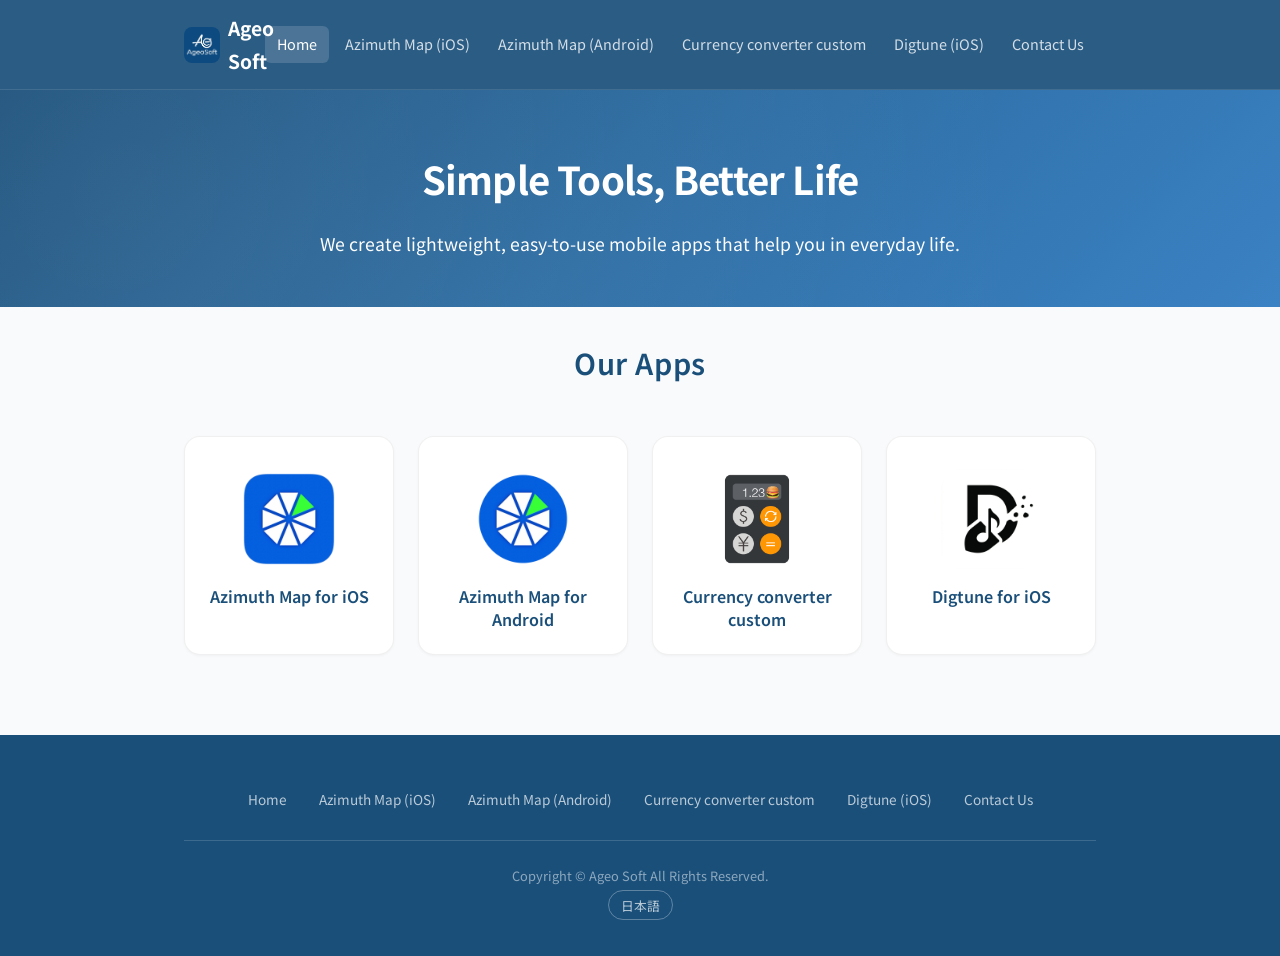
<file: index.html>
<!DOCTYPE html>
<html lang="en">
<head>
  <meta charset="UTF-8">
  <meta name="viewport" content="width=device-width, initial-scale=1.0">
  <title>Ageo Soft</title>
  <meta name="description" content="Ageo Soft - シンプルで使いやすいモバイルアプリを開発。方位地図（Azimuth Map）、通貨換算ツール（Currency converter custom）、Digtuneなどを提供しています。">
  <link rel="canonical" href="https://ageosoft.com/">
  <link rel="preconnect" href="https://fonts.googleapis.com">
  <link rel="preconnect" href="https://fonts.gstatic.com" crossorigin>
  <link rel="stylesheet" href="https://fonts.googleapis.com/css2?family=Noto+Sans+JP:wght@300;400;600;700&display=swap">
  <link rel="stylesheet" href="style.css">
  <script>
    (function() {
      var l = localStorage.getItem("lang") || (navigator.language.startsWith("ja") ? "ja" : "en");
      if (l === "ja") document.documentElement.classList.add("ja");
    })();
    function switchLang(lang) {
      localStorage.setItem("lang", lang);
      document.documentElement.classList.toggle("ja", lang === "ja");
    }
  </script>
</head>
<body>
  <header>
    <div class="container header-inner">
      <input type="checkbox" id="nav-toggle" class="nav-toggle">
      <label for="nav-toggle" class="nav-toggle-label" aria-label="Toggle navigation">
        <span></span>
      </label>
      <a href="index.html" class="logo">
        <img src="logo.jpg" alt="Ageo Soft">
        <span>Ageo Soft</span>
      </a>
      <nav>
        <a href="index.html" class="active">Home</a>
        <a href="Azimuth%20Map%20for%20iOS.html"><span class="lang-en">Azimuth Map</span><span class="lang-ja">方位地図</span> (iOS)</a>
        <a href="Azimuth%20Map%20for%20Android.html"><span class="lang-en">Azimuth Map</span><span class="lang-ja">方位地図</span> (Android)</a>
        <a href="BMCalc.html"><span class="lang-en">Currency converter custom</span><span class="lang-ja">通貨換算ツール - カスタム</span></a>
        <a href="Music%20Browser%20for%20iOS.html">Digtune (iOS)</a>
        <a href="Contact%20Us.html">Contact Us</a>
      </nav>
    </div>
  </header>

  <section class="hero">
    <div class="container">
      <h1><span class="lang-en">Simple Tools, Better Life</span><span class="lang-ja">シンプルなツールで、毎日をもっと便利に</span></h1>
      <p><span class="lang-en">We create lightweight, easy-to-use mobile apps that help you in everyday life.</span><span class="lang-ja">日常をサポートする、軽量で使いやすいモバイルアプリを開発しています。</span></p>
    </div>
  </section>

  <main class="container" id="apps">
    <h2 class="page-heading"><span class="lang-en">Our Apps</span><span class="lang-ja">アプリ一覧</span></h2>
    <div class="app-grid">
      <a href="Azimuth%20Map%20for%20iOS.html" class="app-card fade-in">
        <img src="Home/azimuth-map-ios.jpg" alt="Azimuth Map for iOS">
        <div class="card-title"><span class="lang-en">Azimuth Map for iOS</span><span class="lang-ja">方位地図 for iOS</span></div>
      </a>
      <a href="Azimuth%20Map%20for%20Android.html" class="app-card fade-in">
        <img src="Home/azimuth-map-android.jpg" alt="Azimuth Map for Android">
        <div class="card-title"><span class="lang-en">Azimuth Map for Android</span><span class="lang-ja">方位地図 for Android</span></div>
      </a>
      <a href="BMCalc.html" class="app-card fade-in">
        <img src="Home/bmcalc.jpg" alt="Currency converter custom for Android / iOS">
        <div class="card-title"><span class="lang-en">Currency converter custom</span><span class="lang-ja">通貨換算ツール - カスタム</span></div>
      </a>
      <a href="Music%20Browser%20for%20iOS.html" class="app-card fade-in">
        <img src="Home/digtune.png" alt="Digtune for iOS">
        <div class="card-title">Digtune for iOS</div>
      </a>
    </div>
  </main>

  <footer>
    <div class="container footer-inner">
      <div class="footer-nav">
        <a href="index.html">Home</a>
        <a href="Azimuth%20Map%20for%20iOS.html"><span class="lang-en">Azimuth Map</span><span class="lang-ja">方位地図</span> (iOS)</a>
        <a href="Azimuth%20Map%20for%20Android.html"><span class="lang-en">Azimuth Map</span><span class="lang-ja">方位地図</span> (Android)</a>
        <a href="BMCalc.html"><span class="lang-en">Currency converter custom</span><span class="lang-ja">通貨換算ツール - カスタム</span></a>
        <a href="Music%20Browser%20for%20iOS.html">Digtune (iOS)</a>
        <a href="Contact%20Us.html">Contact Us</a>
      </div>
      <div class="footer-bottom">
        <p>Copyright &copy; Ageo Soft All Rights Reserved.</p>
        <p class="lang-en"><a class="lang-link" onclick="switchLang('ja')">日本語</a></p>
        <p class="lang-ja"><a class="lang-link" onclick="switchLang('en')">English</a></p>
      </div>
    </div>
  </footer>

  <script>
    document.addEventListener('DOMContentLoaded', function() {
      var observer = new IntersectionObserver(function(entries) {
        entries.forEach(function(entry) {
          if (entry.isIntersecting) {
            entry.target.classList.add('visible');
          }
        });
      }, { threshold: 0.1 });
      document.querySelectorAll('.fade-in').forEach(function(el) {
        observer.observe(el);
      });
    });
  </script>
</body>
</html>
</file>
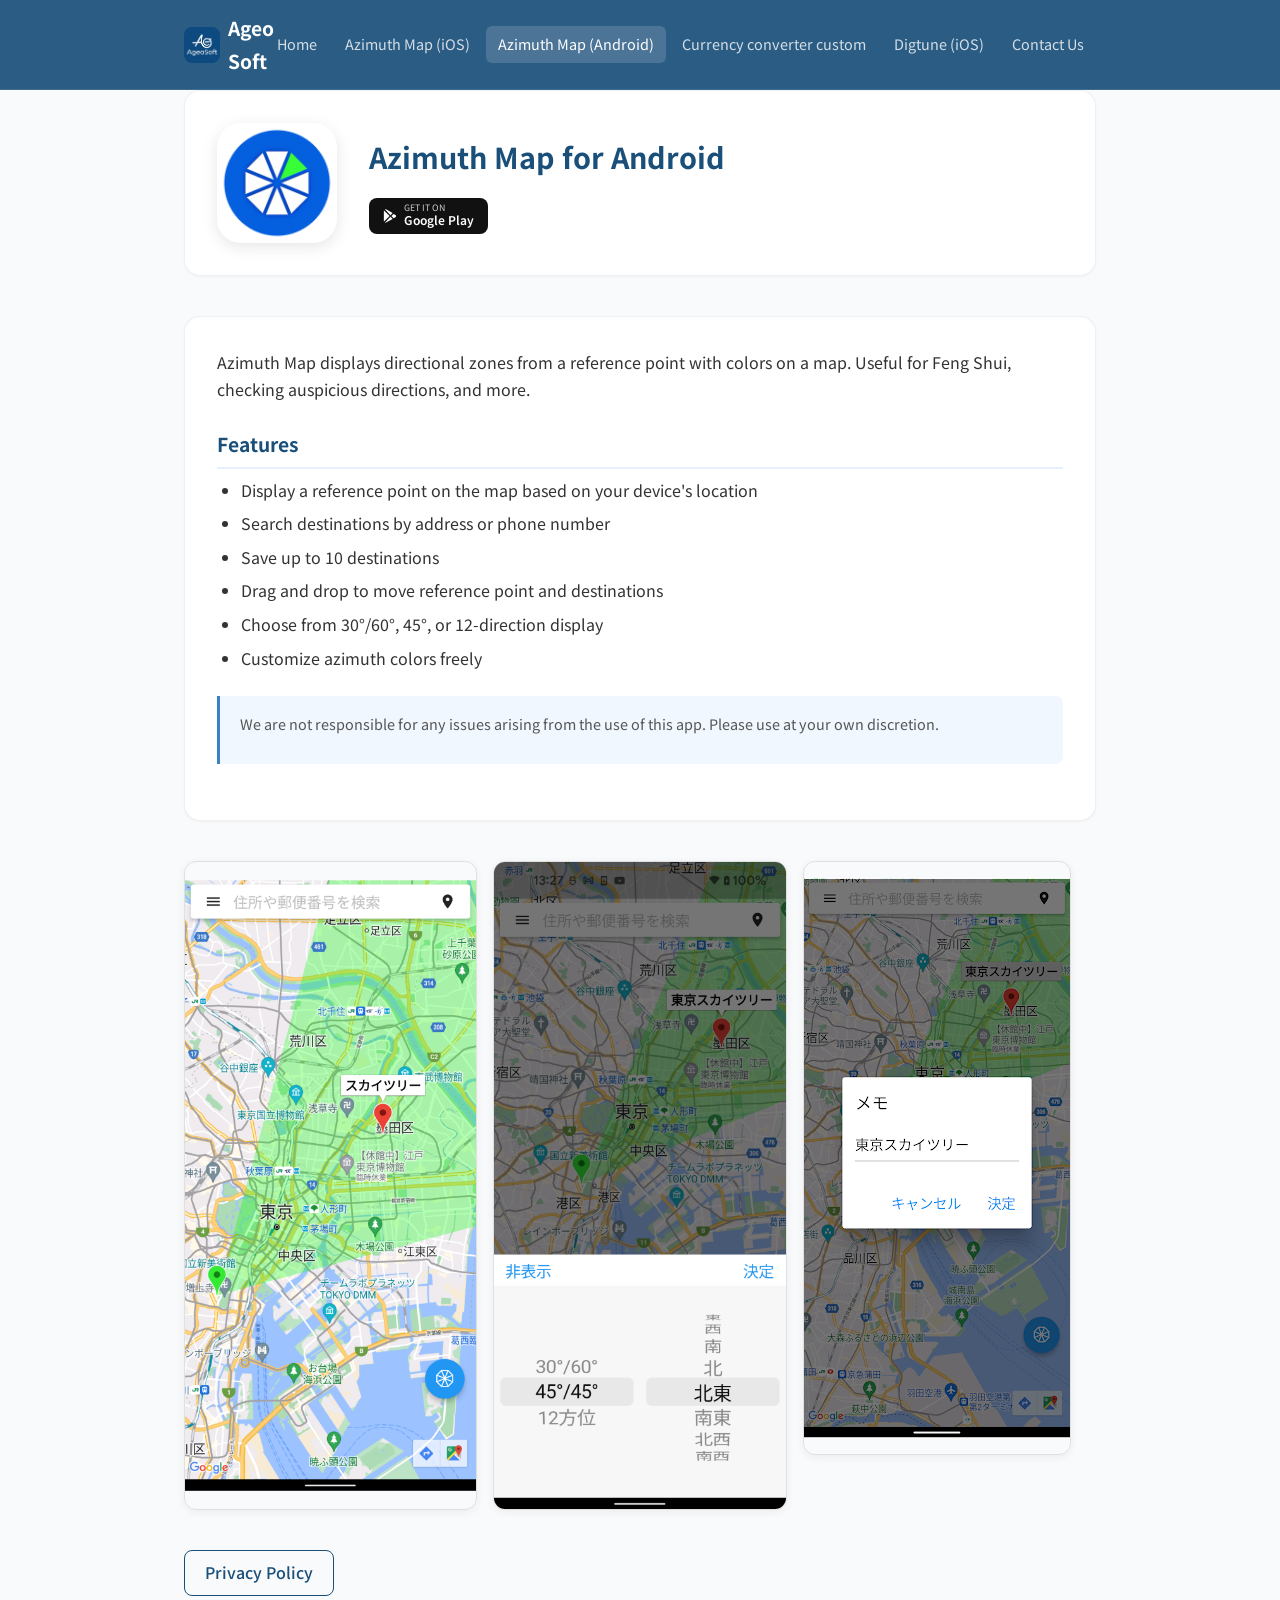
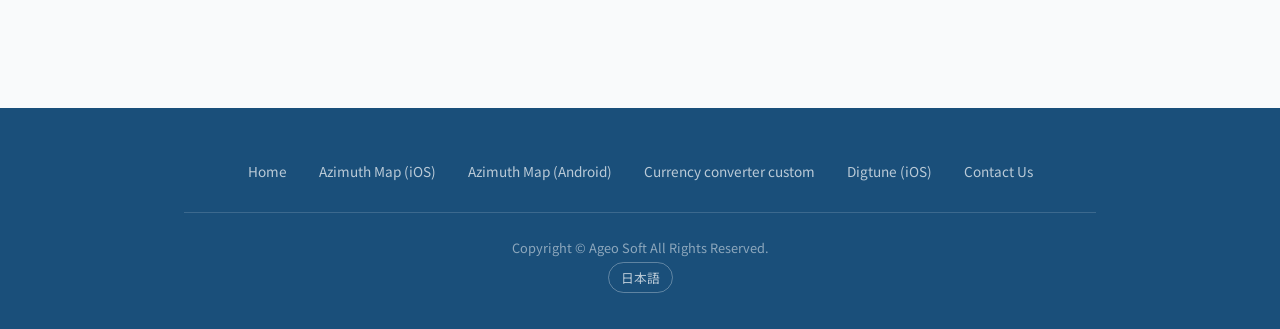
<file: Azimuth Map for Android.html>
<!DOCTYPE html>
<html lang="en">
<head>
  <meta charset="UTF-8">
  <meta name="viewport" content="width=device-width, initial-scale=1.0">
  <title>Ageo Soft - Azimuth Map for Android</title>
  <meta name="description" content="方位地図（Azimuth Map） for Android - 基準点からの方位をマップ上にカラー表示。風水の方角確認や引っ越しの方位チェックに便利なAndroidアプリです。">
  <link rel="canonical" href="https://ageosoft.com/Azimuth%20Map%20for%20Android.html">
  <link rel="preconnect" href="https://fonts.googleapis.com">
  <link rel="preconnect" href="https://fonts.gstatic.com" crossorigin>
  <link rel="stylesheet" href="https://fonts.googleapis.com/css2?family=Noto+Sans+JP:wght@300;400;600;700&display=swap">
  <link rel="stylesheet" href="style.css">
  <script>
    (function() {
      var l = localStorage.getItem("lang") || (navigator.language.startsWith("ja") ? "ja" : "en");
      if (l === "ja") document.documentElement.classList.add("ja");
    })();
    function switchLang(lang) {
      localStorage.setItem("lang", lang);
      document.documentElement.classList.toggle("ja", lang === "ja");
    }
  </script>
</head>
<body>
  <header>
    <div class="container header-inner">
      <input type="checkbox" id="nav-toggle" class="nav-toggle">
      <label for="nav-toggle" class="nav-toggle-label" aria-label="Toggle navigation">
        <span></span>
      </label>
      <a href="index.html" class="logo">
        <img src="logo.jpg" alt="Ageo Soft">
        <span>Ageo Soft</span>
      </a>
      <nav>
        <a href="index.html">Home</a>
        <a href="Azimuth%20Map%20for%20iOS.html"><span class="lang-en">Azimuth Map</span><span class="lang-ja">方位地図</span> (iOS)</a>
        <a href="Azimuth%20Map%20for%20Android.html" class="active"><span class="lang-en">Azimuth Map</span><span class="lang-ja">方位地図</span> (Android)</a>
        <a href="BMCalc.html"><span class="lang-en">Currency converter custom</span><span class="lang-ja">通貨換算ツール - カスタム</span></a>
        <a href="Music%20Browser%20for%20iOS.html">Digtune (iOS)</a>
        <a href="Contact%20Us.html">Contact Us</a>
      </nav>
    </div>
  </header>

  <main class="container">
    <div class="app-hero fade-in">
      <img src="Azimuth%20Map%20for%20Android/icon.jpg" alt="Azimuth Map for Android" class="app-icon">
      <div>
        <h1><span class="lang-en">Azimuth Map for Android</span><span class="lang-ja">方位地図 for Android</span></h1>
        <div class="store-badges">
          <a href="https://play.google.com/store/apps/details?id=com.ageosoft.azimuthmap_android" class="store-badge">
            <svg viewBox="0 0 24 24"><path d="M3.18 23.49c.18.09.38.14.58.14.2 0 .41-.05.59-.15L16.53 17l-3.72-3.73L3.18 23.49zm-1.55-1.93c-.1-.24-.16-.5-.16-.78V3.22c0-.28.06-.54.16-.78L11.4 12.2 1.63 21.56zM21.4 10.36l-3.2-1.78-3.86 3.61 3.86 3.61 3.2-1.78c.56-.31.9-.86.9-1.46v-.74c0-.6-.34-1.15-.9-1.46zM5.15.51L16.53 7l-3.72 3.72L3.18.54c.43-.29.97-.31 1.39-.09l.58.06z"/></svg>
            <div><span class="badge-label">GET IT ON</span><span class="badge-store">Google Play</span></div>
          </a>
        </div>
      </div>
    </div>

    <div class="app-description fade-in">
      <p class="lang-en">Azimuth Map displays directional zones from a reference point with colors on a map. Useful for Feng Shui, checking auspicious directions, and more.</p>
      <p class="lang-ja">方位地図は、基準点からの方位をマップ上にカラー表示するアプリです。風水や方角の確認などにご活用いただけます。</p>

      <h2><span class="lang-en">Features</span><span class="lang-ja">機能</span></h2>
      <ul class="lang-en">
        <li>Display a reference point on the map based on your device's location</li>
        <li>Search destinations by address or phone number</li>
        <li>Save up to 10 destinations</li>
        <li>Drag and drop to move reference point and destinations</li>
        <li>Choose from 30&deg;/60&deg;, 45&deg;, or 12-direction display</li>
        <li>Customize azimuth colors freely</li>
      </ul>
      <ul class="lang-ja">
        <li>端末の位置情報をもとに基準点をマップ上に表示</li>
        <li>住所・電話番号で目的地を検索</li>
        <li>最大10件の目的地を保存可能</li>
        <li>ドラッグ＆ドロップで基準点・目的地を移動</li>
        <li>30&deg;/60&deg;、45&deg;、12方位表示を切り替え可能</li>
        <li>方位の色を自由にカスタマイズ</li>
      </ul>

      <div class="disclaimer">
        <p class="lang-en">We are not responsible for any issues arising from the use of this app. Please use at your own discretion.</p>
        <p class="lang-ja">本アプリの使用により生じた問題について、当社は一切の責任を負いません。自己責任でご利用ください。</p>
      </div>
    </div>

    <div class="screenshots fade-in">
      <img src="Azimuth%20Map%20for%20Android/screenshot-1.jpg" alt="Azimuth Map for Android Screenshot 1">
      <img src="Azimuth%20Map%20for%20Android/screenshot-2.jpg" alt="Azimuth Map for Android Screenshot 2">
      <img src="Azimuth%20Map%20for%20Android/screenshot-3.jpg" alt="Azimuth Map for Android Screenshot 3">
    </div>

    <div class="app-links fade-in">
      <a href="Privacy%20Policy%20-%20Azimuth%20Map.html">Privacy Policy</a>
    </div>
  </main>

  <footer>
    <div class="container footer-inner">
      <div class="footer-nav">
        <a href="index.html">Home</a>
        <a href="Azimuth%20Map%20for%20iOS.html"><span class="lang-en">Azimuth Map</span><span class="lang-ja">方位地図</span> (iOS)</a>
        <a href="Azimuth%20Map%20for%20Android.html"><span class="lang-en">Azimuth Map</span><span class="lang-ja">方位地図</span> (Android)</a>
        <a href="BMCalc.html"><span class="lang-en">Currency converter custom</span><span class="lang-ja">通貨換算ツール - カスタム</span></a>
        <a href="Music%20Browser%20for%20iOS.html">Digtune (iOS)</a>
        <a href="Contact%20Us.html">Contact Us</a>
      </div>
      <div class="footer-bottom">
        <p>Copyright &copy; Ageo Soft All Rights Reserved.</p>
        <p class="lang-en"><a class="lang-link" onclick="switchLang('ja')">日本語</a></p>
        <p class="lang-ja"><a class="lang-link" onclick="switchLang('en')">English</a></p>
      </div>
    </div>
  </footer>

  <script>
    document.addEventListener('DOMContentLoaded', function() {
      var observer = new IntersectionObserver(function(entries) {
        entries.forEach(function(entry) {
          if (entry.isIntersecting) entry.target.classList.add('visible');
        });
      }, { threshold: 0.1 });
      document.querySelectorAll('.fade-in').forEach(function(el) { observer.observe(el); });

      // Lightbox
      var lightbox = document.createElement('div');
      lightbox.className = 'lightbox';
      lightbox.innerHTML = '<img>';
      document.body.appendChild(lightbox);
      var lbImg = lightbox.querySelector('img');
      document.querySelectorAll('.screenshots img').forEach(function(img) {
        img.addEventListener('click', function() {
          lbImg.src = this.src;
          lbImg.alt = this.alt;
          lightbox.classList.add('active');
        });
      });
      lightbox.addEventListener('click', function() {
        lightbox.classList.remove('active');
      });
    });
  </script>
</body>
</html>
</file>
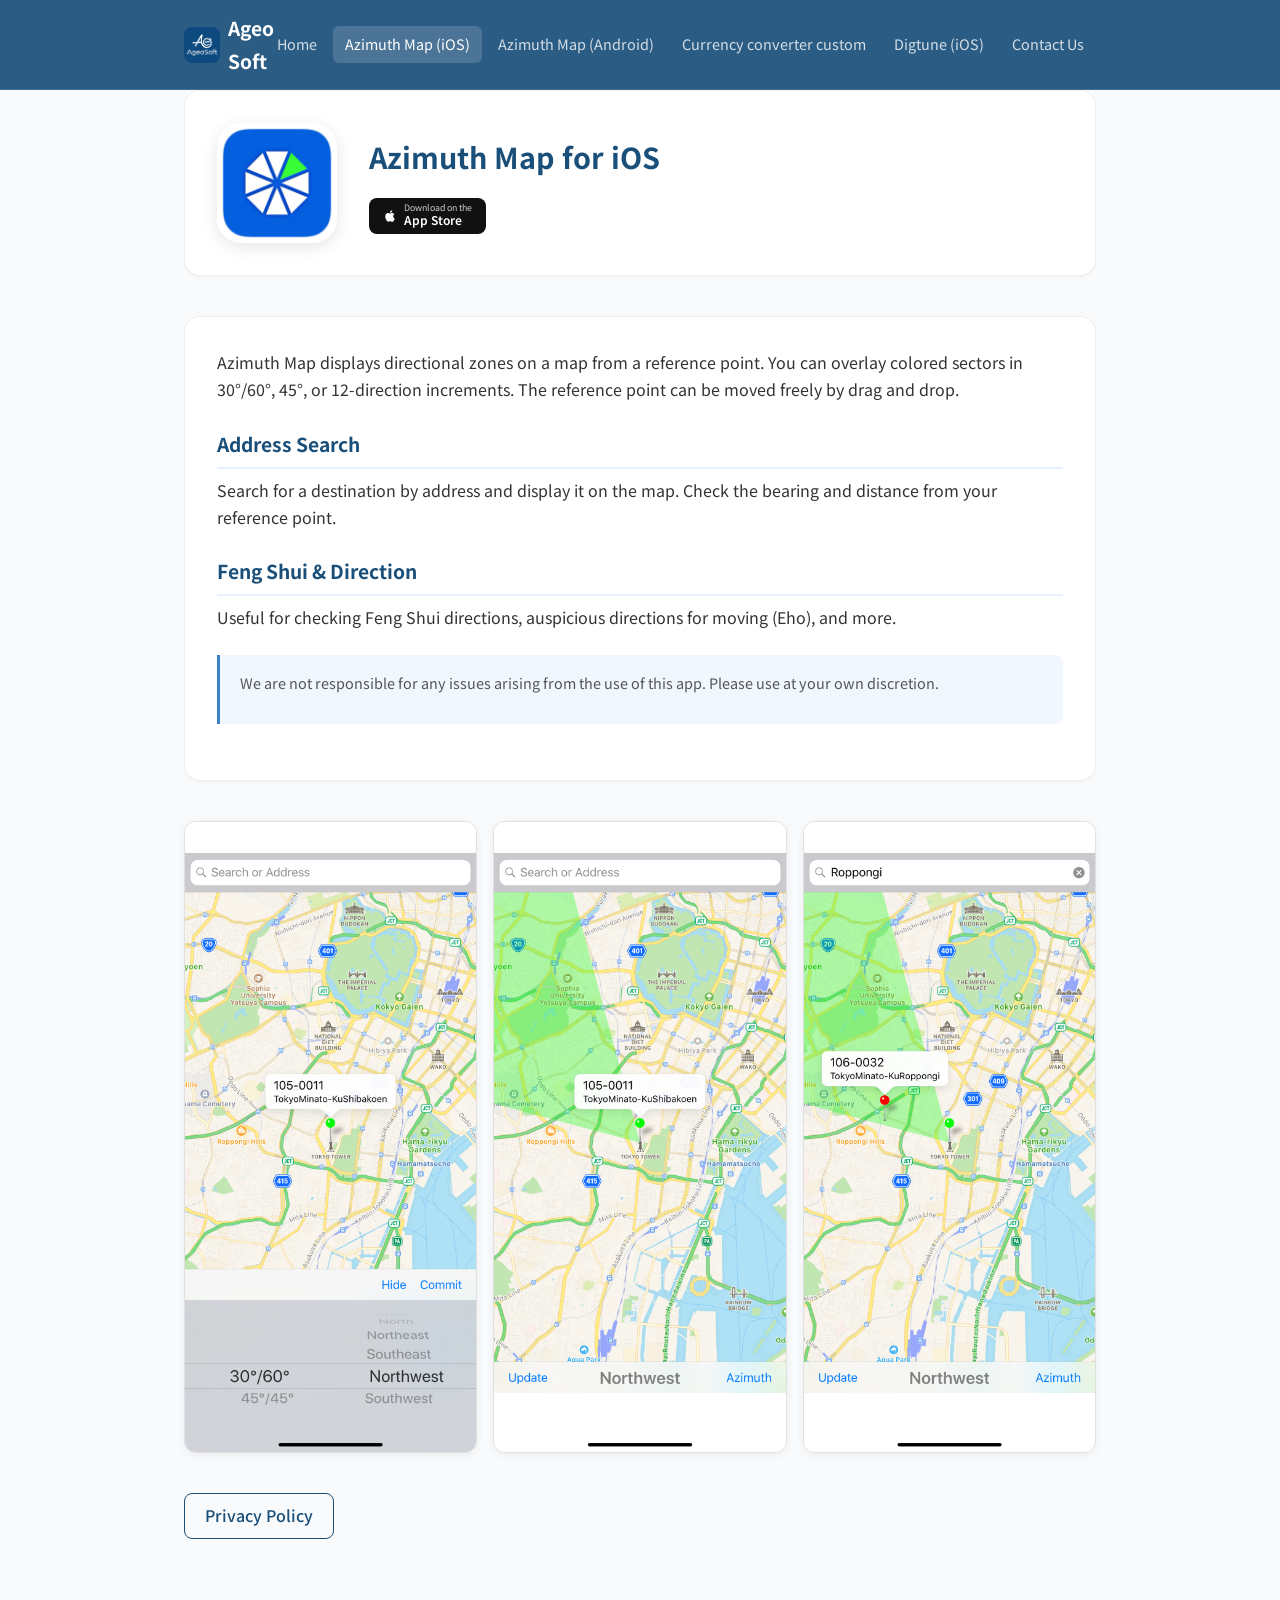
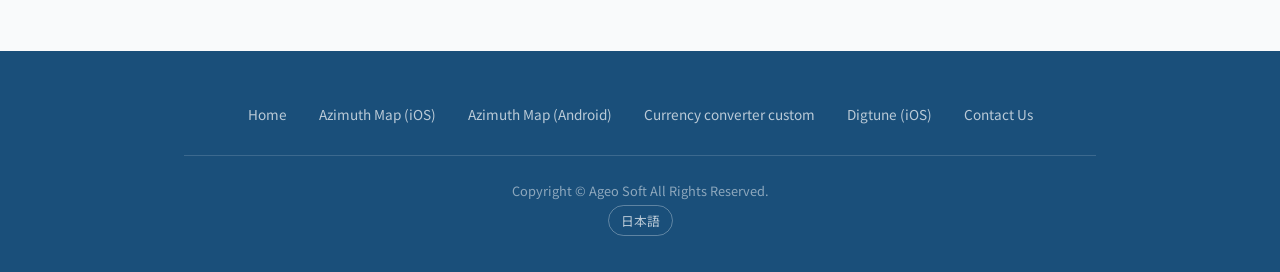
<file: Azimuth Map for iOS.html>
<!DOCTYPE html>
<html lang="en">
<head>
  <meta charset="UTF-8">
  <meta name="viewport" content="width=device-width, initial-scale=1.0">
  <title>Ageo Soft - Azimuth Map for iOS</title>
  <meta name="description" content="方位地図（Azimuth Map） for iOS - 基準点からの方位をマップ上にカラー表示。風水の方角確認や引っ越しの方位チェックに便利なiOSアプリです。">
  <link rel="canonical" href="https://ageosoft.com/Azimuth%20Map%20for%20iOS.html">
  <link rel="preconnect" href="https://fonts.googleapis.com">
  <link rel="preconnect" href="https://fonts.gstatic.com" crossorigin>
  <link rel="stylesheet" href="https://fonts.googleapis.com/css2?family=Noto+Sans+JP:wght@300;400;600;700&display=swap">
  <link rel="stylesheet" href="style.css">
  <script>
    (function() {
      var l = localStorage.getItem("lang") || (navigator.language.startsWith("ja") ? "ja" : "en");
      if (l === "ja") document.documentElement.classList.add("ja");
    })();
    function switchLang(lang) {
      localStorage.setItem("lang", lang);
      document.documentElement.classList.toggle("ja", lang === "ja");
    }
  </script>
</head>
<body>
  <header>
    <div class="container header-inner">
      <input type="checkbox" id="nav-toggle" class="nav-toggle">
      <label for="nav-toggle" class="nav-toggle-label" aria-label="Toggle navigation">
        <span></span>
      </label>
      <a href="index.html" class="logo">
        <img src="logo.jpg" alt="Ageo Soft">
        <span>Ageo Soft</span>
      </a>
      <nav>
        <a href="index.html">Home</a>
        <a href="Azimuth%20Map%20for%20iOS.html" class="active"><span class="lang-en">Azimuth Map</span><span class="lang-ja">方位地図</span> (iOS)</a>
        <a href="Azimuth%20Map%20for%20Android.html"><span class="lang-en">Azimuth Map</span><span class="lang-ja">方位地図</span> (Android)</a>
        <a href="BMCalc.html"><span class="lang-en">Currency converter custom</span><span class="lang-ja">通貨換算ツール - カスタム</span></a>
        <a href="Music%20Browser%20for%20iOS.html">Digtune (iOS)</a>
        <a href="Contact%20Us.html">Contact Us</a>
      </nav>
    </div>
  </header>

  <main class="container">
    <div class="app-hero fade-in">
      <img src="Azimuth%20Map%20for%20iOS/icon.jpg" alt="Azimuth Map for iOS" class="app-icon">
      <div>
        <h1><span class="lang-en">Azimuth Map for iOS</span><span class="lang-ja">方位地図 for iOS</span></h1>
        <div class="store-badges">
          <a href="https://apps.apple.com/app/id441000139" class="store-badge">
            <svg viewBox="0 0 24 24"><path d="M18.71 19.5c-.83 1.24-1.71 2.45-3.05 2.47-1.34.03-1.77-.79-3.29-.79-1.53 0-2 .77-3.27.82-1.31.05-2.3-1.32-3.14-2.53C4.25 17 2.94 12.45 4.7 9.39c.87-1.52 2.43-2.48 4.12-2.51 1.28-.02 2.5.87 3.29.87.78 0 2.26-1.07 3.8-.91.65.03 2.47.26 3.64 1.98-.09.06-2.17 1.28-2.15 3.81.03 3.02 2.65 4.03 2.68 4.04-.03.07-.42 1.44-1.38 2.83M13 3.5c.73-.83 1.94-1.46 2.94-1.5.13 1.17-.34 2.35-1.04 3.19-.69.85-1.83 1.51-2.95 1.42-.15-1.15.41-2.35 1.05-3.11z"/></svg>
            <div><span class="badge-label">Download on the</span><span class="badge-store">App Store</span></div>
          </a>
        </div>
      </div>
    </div>

    <div class="app-description fade-in">
      <p class="lang-en">Azimuth Map displays directional zones on a map from a reference point. You can overlay colored sectors in 30&deg;/60&deg;, 45&deg;, or 12-direction increments. The reference point can be moved freely by drag and drop.</p>
      <p class="lang-ja">方位地図は、基準点からの方位をマップ上にカラー表示するアプリです。30&deg;/60&deg;、45&deg;、12方位の切り替えに対応。基準点はドラッグ＆ドロップで自由に移動できます。</p>

      <h2><span class="lang-en">Address Search</span><span class="lang-ja">住所検索</span></h2>
      <p class="lang-en">Search for a destination by address and display it on the map. Check the bearing and distance from your reference point.</p>
      <p class="lang-ja">住所で目的地を検索し、マップ上に表示できます。基準点からの方角や距離を確認できます。</p>

      <h2><span class="lang-en">Feng Shui &amp; Direction</span><span class="lang-ja">風水・方位</span></h2>
      <p class="lang-en">Useful for checking Feng Shui directions, auspicious directions for moving (Eho), and more.</p>
      <p class="lang-ja">風水の方角確認、引っ越しの方位チェック、恵方の確認などにご活用いただけます。</p>

      <div class="disclaimer">
        <p class="lang-en">We are not responsible for any issues arising from the use of this app. Please use at your own discretion.</p>
        <p class="lang-ja">本アプリの使用により生じた問題について、当社は一切の責任を負いません。自己責任でご利用ください。</p>
      </div>
    </div>

    <div class="screenshots fade-in">
      <img src="Azimuth%20Map%20for%20iOS/screenshot-1.jpg" alt="Azimuth Map for iOS Screenshot 1">
      <img src="Azimuth%20Map%20for%20iOS/screenshot-2.jpg" alt="Azimuth Map for iOS Screenshot 2">
      <img src="Azimuth%20Map%20for%20iOS/screenshot-3.jpg" alt="Azimuth Map for iOS Screenshot 3">
    </div>

    <div class="app-links fade-in">
      <a href="Privacy%20Policy%20-%20Azimuth%20Map.html">Privacy Policy</a>
    </div>
  </main>

  <footer>
    <div class="container footer-inner">
      <div class="footer-nav">
        <a href="index.html">Home</a>
        <a href="Azimuth%20Map%20for%20iOS.html"><span class="lang-en">Azimuth Map</span><span class="lang-ja">方位地図</span> (iOS)</a>
        <a href="Azimuth%20Map%20for%20Android.html"><span class="lang-en">Azimuth Map</span><span class="lang-ja">方位地図</span> (Android)</a>
        <a href="BMCalc.html"><span class="lang-en">Currency converter custom</span><span class="lang-ja">通貨換算ツール - カスタム</span></a>
        <a href="Music%20Browser%20for%20iOS.html">Digtune (iOS)</a>
        <a href="Contact%20Us.html">Contact Us</a>
      </div>
      <div class="footer-bottom">
        <p>Copyright &copy; Ageo Soft All Rights Reserved.</p>
        <p class="lang-en"><a class="lang-link" onclick="switchLang('ja')">日本語</a></p>
        <p class="lang-ja"><a class="lang-link" onclick="switchLang('en')">English</a></p>
      </div>
    </div>
  </footer>

  <script>
    document.addEventListener('DOMContentLoaded', function() {
      var observer = new IntersectionObserver(function(entries) {
        entries.forEach(function(entry) {
          if (entry.isIntersecting) entry.target.classList.add('visible');
        });
      }, { threshold: 0.1 });
      document.querySelectorAll('.fade-in').forEach(function(el) { observer.observe(el); });

      // Lightbox
      var lightbox = document.createElement('div');
      lightbox.className = 'lightbox';
      lightbox.innerHTML = '<img>';
      document.body.appendChild(lightbox);
      var lbImg = lightbox.querySelector('img');
      document.querySelectorAll('.screenshots img').forEach(function(img) {
        img.addEventListener('click', function() {
          lbImg.src = this.src;
          lbImg.alt = this.alt;
          lightbox.classList.add('active');
        });
      });
      lightbox.addEventListener('click', function() {
        lightbox.classList.remove('active');
      });
    });
  </script>
</body>
</html>
</file>
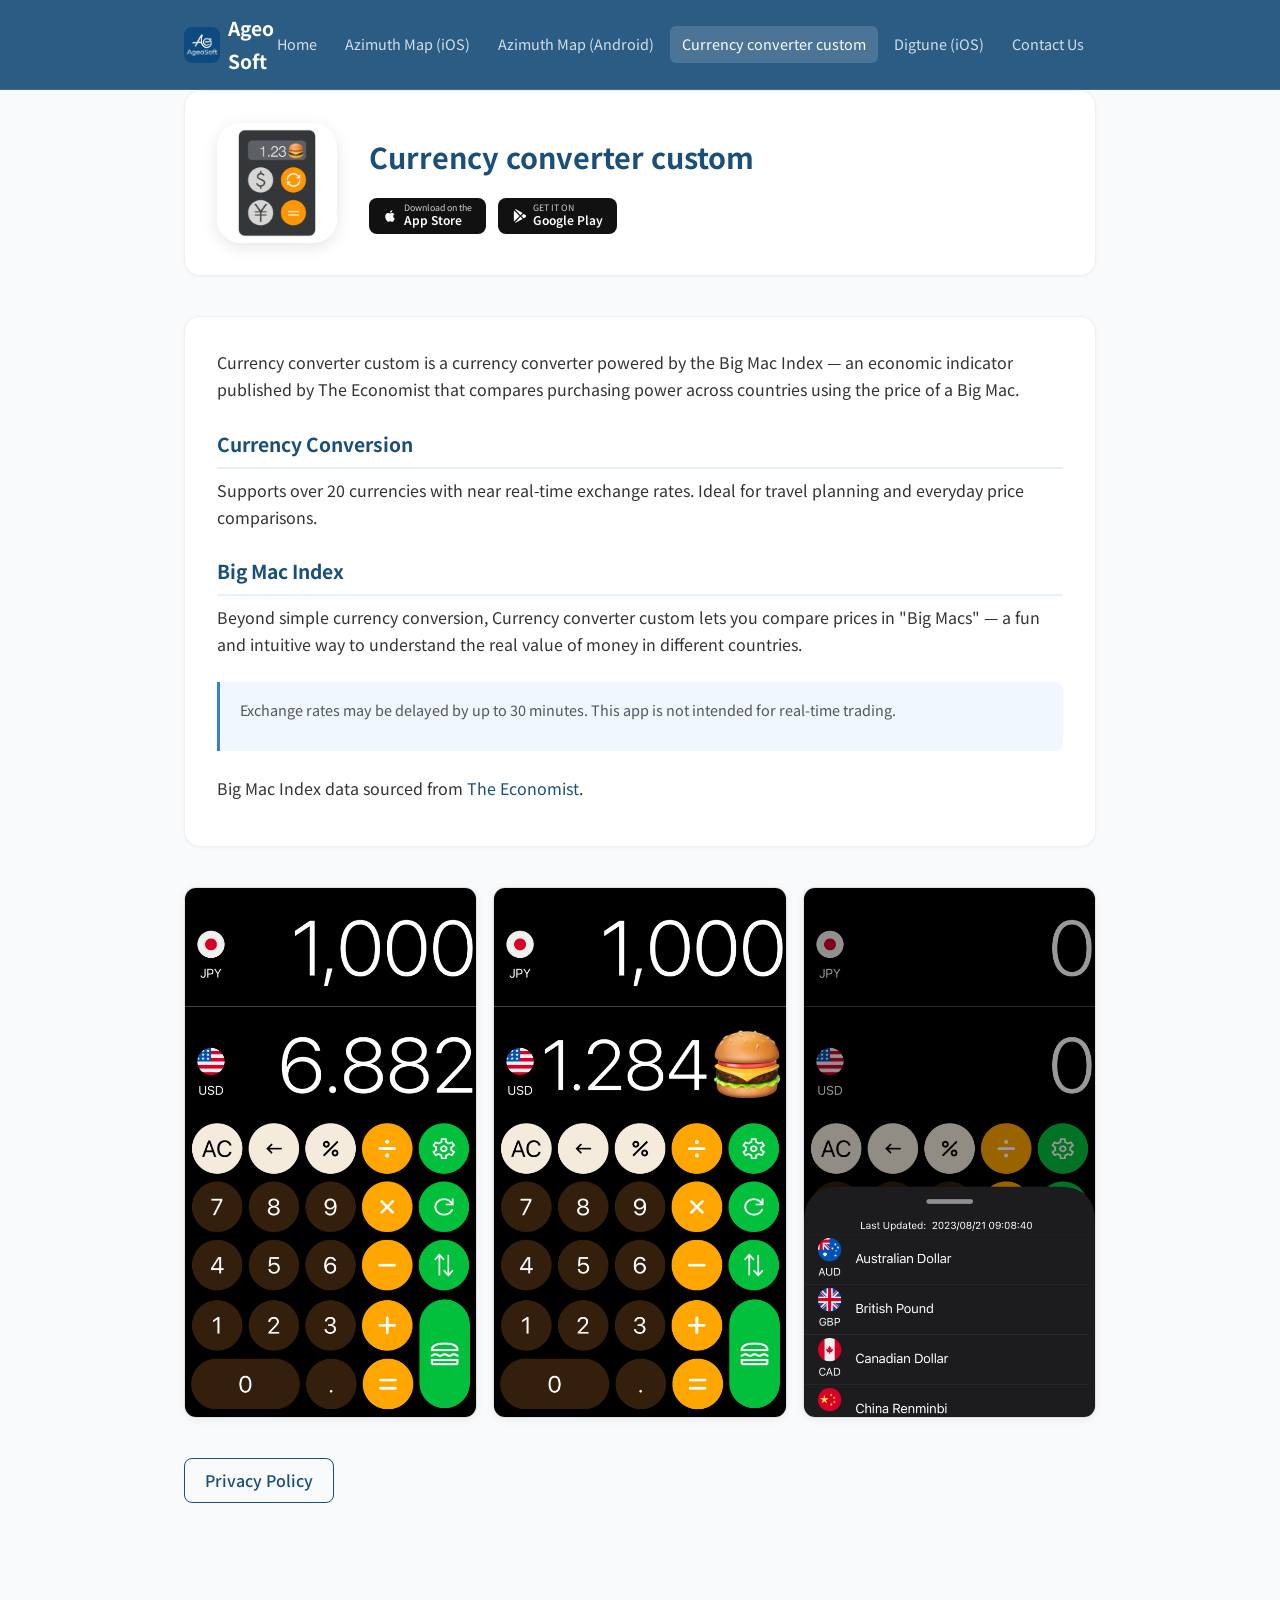
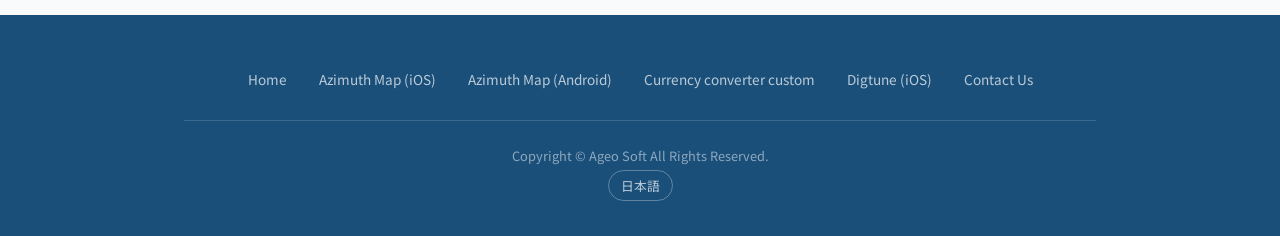
<file: BMCalc.html>
<!DOCTYPE html>
<html lang="en">
<head>
  <meta charset="UTF-8">
  <meta name="viewport" content="width=device-width, initial-scale=1.0">
  <title>Ageo Soft - Currency converter custom</title>
  <meta name="description" content="通貨換算ツール - カスタム（Currency converter custom） - ビッグマック指数を使った通貨換算アプリ。20か国以上の通貨に対応し、購買力の比較ができます。">
  <link rel="canonical" href="https://ageosoft.com/BMCalc.html">
  <link rel="preconnect" href="https://fonts.googleapis.com">
  <link rel="preconnect" href="https://fonts.gstatic.com" crossorigin>
  <link rel="stylesheet" href="https://fonts.googleapis.com/css2?family=Noto+Sans+JP:wght@300;400;600;700&display=swap">
  <link rel="stylesheet" href="style.css">
  <script>
    (function() {
      var l = localStorage.getItem("lang") || (navigator.language.startsWith("ja") ? "ja" : "en");
      if (l === "ja") document.documentElement.classList.add("ja");
    })();
    function switchLang(lang) {
      localStorage.setItem("lang", lang);
      document.documentElement.classList.toggle("ja", lang === "ja");
    }
  </script>
</head>
<body>
  <header>
    <div class="container header-inner">
      <input type="checkbox" id="nav-toggle" class="nav-toggle">
      <label for="nav-toggle" class="nav-toggle-label" aria-label="Toggle navigation">
        <span></span>
      </label>
      <a href="index.html" class="logo">
        <img src="logo.jpg" alt="Ageo Soft">
        <span>Ageo Soft</span>
      </a>
      <nav>
        <a href="index.html">Home</a>
        <a href="Azimuth%20Map%20for%20iOS.html"><span class="lang-en">Azimuth Map</span><span class="lang-ja">方位地図</span> (iOS)</a>
        <a href="Azimuth%20Map%20for%20Android.html"><span class="lang-en">Azimuth Map</span><span class="lang-ja">方位地図</span> (Android)</a>
        <a href="BMCalc.html" class="active"><span class="lang-en">Currency converter custom</span><span class="lang-ja">通貨換算ツール - カスタム</span></a>
        <a href="Music%20Browser%20for%20iOS.html">Digtune (iOS)</a>
        <a href="Contact%20Us.html">Contact Us</a>
      </nav>
    </div>
  </header>

  <main class="container">
    <div class="app-hero fade-in">
      <img src="BMCalc/icon.jpg" alt="Currency converter custom" class="app-icon">
      <div>
        <h1><span class="lang-en">Currency converter custom</span><span class="lang-ja">通貨換算ツール - カスタム</span></h1>
        <div class="store-badges">
          <a href="https://apps.apple.com/app/id6461348051" class="store-badge">
            <svg viewBox="0 0 24 24"><path d="M18.71 19.5c-.83 1.24-1.71 2.45-3.05 2.47-1.34.03-1.77-.79-3.29-.79-1.53 0-2 .77-3.27.82-1.31.05-2.3-1.32-3.14-2.53C4.25 17 2.94 12.45 4.7 9.39c.87-1.52 2.43-2.48 4.12-2.51 1.28-.02 2.5.87 3.29.87.78 0 2.26-1.07 3.8-.91.65.03 2.47.26 3.64 1.98-.09.06-2.17 1.28-2.15 3.81.03 3.02 2.65 4.03 2.68 4.04-.03.07-.42 1.44-1.38 2.83M13 3.5c.73-.83 1.94-1.46 2.94-1.5.13 1.17-.34 2.35-1.04 3.19-.69.85-1.83 1.51-2.95 1.42-.15-1.15.41-2.35 1.05-3.11z"/></svg>
            <div><span class="badge-label">Download on the</span><span class="badge-store">App Store</span></div>
          </a>
          <a href="https://play.google.com/store/apps/details?id=com.ageosoft.bmcalc.android" class="store-badge">
            <svg viewBox="0 0 24 24"><path d="M3.18 23.49c.18.09.38.14.58.14.2 0 .41-.05.59-.15L16.53 17l-3.72-3.73L3.18 23.49zm-1.55-1.93c-.1-.24-.16-.5-.16-.78V3.22c0-.28.06-.54.16-.78L11.4 12.2 1.63 21.56zM21.4 10.36l-3.2-1.78-3.86 3.61 3.86 3.61 3.2-1.78c.56-.31.9-.86.9-1.46v-.74c0-.6-.34-1.15-.9-1.46zM5.15.51L16.53 7l-3.72 3.72L3.18.54c.43-.29.97-.31 1.39-.09l.58.06z"/></svg>
            <div><span class="badge-label">GET IT ON</span><span class="badge-store">Google Play</span></div>
          </a>
        </div>
      </div>
    </div>

    <div class="app-description fade-in">
      <p class="lang-en">Currency converter custom is a currency converter powered by the Big Mac Index — an economic indicator published by The Economist that compares purchasing power across countries using the price of a Big Mac.</p>
      <p class="lang-ja">通貨換算ツール - カスタムは、ビッグマック指数を使った通貨換算アプリです。ビッグマック指数とは、各国のビッグマックの価格を比較することで通貨の購買力を測る経済指標です。</p>

      <h2><span class="lang-en">Currency Conversion</span><span class="lang-ja">通貨換算</span></h2>
      <p class="lang-en">Supports over 20 currencies with near real-time exchange rates. Ideal for travel planning and everyday price comparisons.</p>
      <p class="lang-ja">20か国以上の通貨に対応し、ほぼリアルタイムのレートで換算できます。旅行の計画や日常の価格比較に便利です。</p>

      <h2><span class="lang-en">Big Mac Index</span><span class="lang-ja">ビッグマック指数</span></h2>
      <p class="lang-en">Beyond simple currency conversion, Currency converter custom lets you compare prices in "Big Macs" — a fun and intuitive way to understand the real value of money in different countries.</p>
      <p class="lang-ja">通常の通貨換算に加え、価格を「ビッグマック何個分」で表示。異なる国の物価を直感的に比較できます。</p>

      <div class="disclaimer">
        <p class="lang-en">Exchange rates may be delayed by up to 30 minutes. This app is not intended for real-time trading.</p>
        <p class="lang-ja">為替レートは最大30分の遅延があります。リアルタイム取引を目的としたアプリではありません。</p>
      </div>

      <p class="lang-en">Big Mac Index data sourced from <a href="https://github.com/TheEconomist/big-mac-data">The Economist</a>.</p>
      <p class="lang-ja">ビッグマック指数のデータは <a href="https://github.com/TheEconomist/big-mac-data">The Economist</a> より取得しています。</p>
    </div>

    <div class="screenshots fade-in">
      <img src="BMCalc/screenshot-1.jpg" alt="Currency converter custom Screenshot 1">
      <img src="BMCalc/screenshot-2.jpg" alt="Currency converter custom Screenshot 2">
      <img src="BMCalc/screenshot-3.jpg" alt="Currency converter custom Screenshot 3">
    </div>

    <div class="app-links fade-in">
      <a href="Privacy%20Policy%20-%20BMCalc.html">Privacy Policy</a>
    </div>
  </main>

  <footer>
    <div class="container footer-inner">
      <div class="footer-nav">
        <a href="index.html">Home</a>
        <a href="Azimuth%20Map%20for%20iOS.html"><span class="lang-en">Azimuth Map</span><span class="lang-ja">方位地図</span> (iOS)</a>
        <a href="Azimuth%20Map%20for%20Android.html"><span class="lang-en">Azimuth Map</span><span class="lang-ja">方位地図</span> (Android)</a>
        <a href="BMCalc.html"><span class="lang-en">Currency converter custom</span><span class="lang-ja">通貨換算ツール - カスタム</span></a>
        <a href="Music%20Browser%20for%20iOS.html">Digtune (iOS)</a>
        <a href="Contact%20Us.html">Contact Us</a>
      </div>
      <div class="footer-bottom">
        <p>Copyright &copy; Ageo Soft All Rights Reserved.</p>
        <p class="lang-en"><a class="lang-link" onclick="switchLang('ja')">日本語</a></p>
        <p class="lang-ja"><a class="lang-link" onclick="switchLang('en')">English</a></p>
      </div>
    </div>
  </footer>

  <script>
    document.addEventListener('DOMContentLoaded', function() {
      var observer = new IntersectionObserver(function(entries) {
        entries.forEach(function(entry) {
          if (entry.isIntersecting) entry.target.classList.add('visible');
        });
      }, { threshold: 0.1 });
      document.querySelectorAll('.fade-in').forEach(function(el) { observer.observe(el); });

      // Lightbox
      var lightbox = document.createElement('div');
      lightbox.className = 'lightbox';
      lightbox.innerHTML = '<img>';
      document.body.appendChild(lightbox);
      var lbImg = lightbox.querySelector('img');
      document.querySelectorAll('.screenshots img').forEach(function(img) {
        img.addEventListener('click', function() {
          lbImg.src = this.src;
          lbImg.alt = this.alt;
          lightbox.classList.add('active');
        });
      });
      lightbox.addEventListener('click', function() {
        lightbox.classList.remove('active');
      });
    });
  </script>
</body>
</html>
</file>
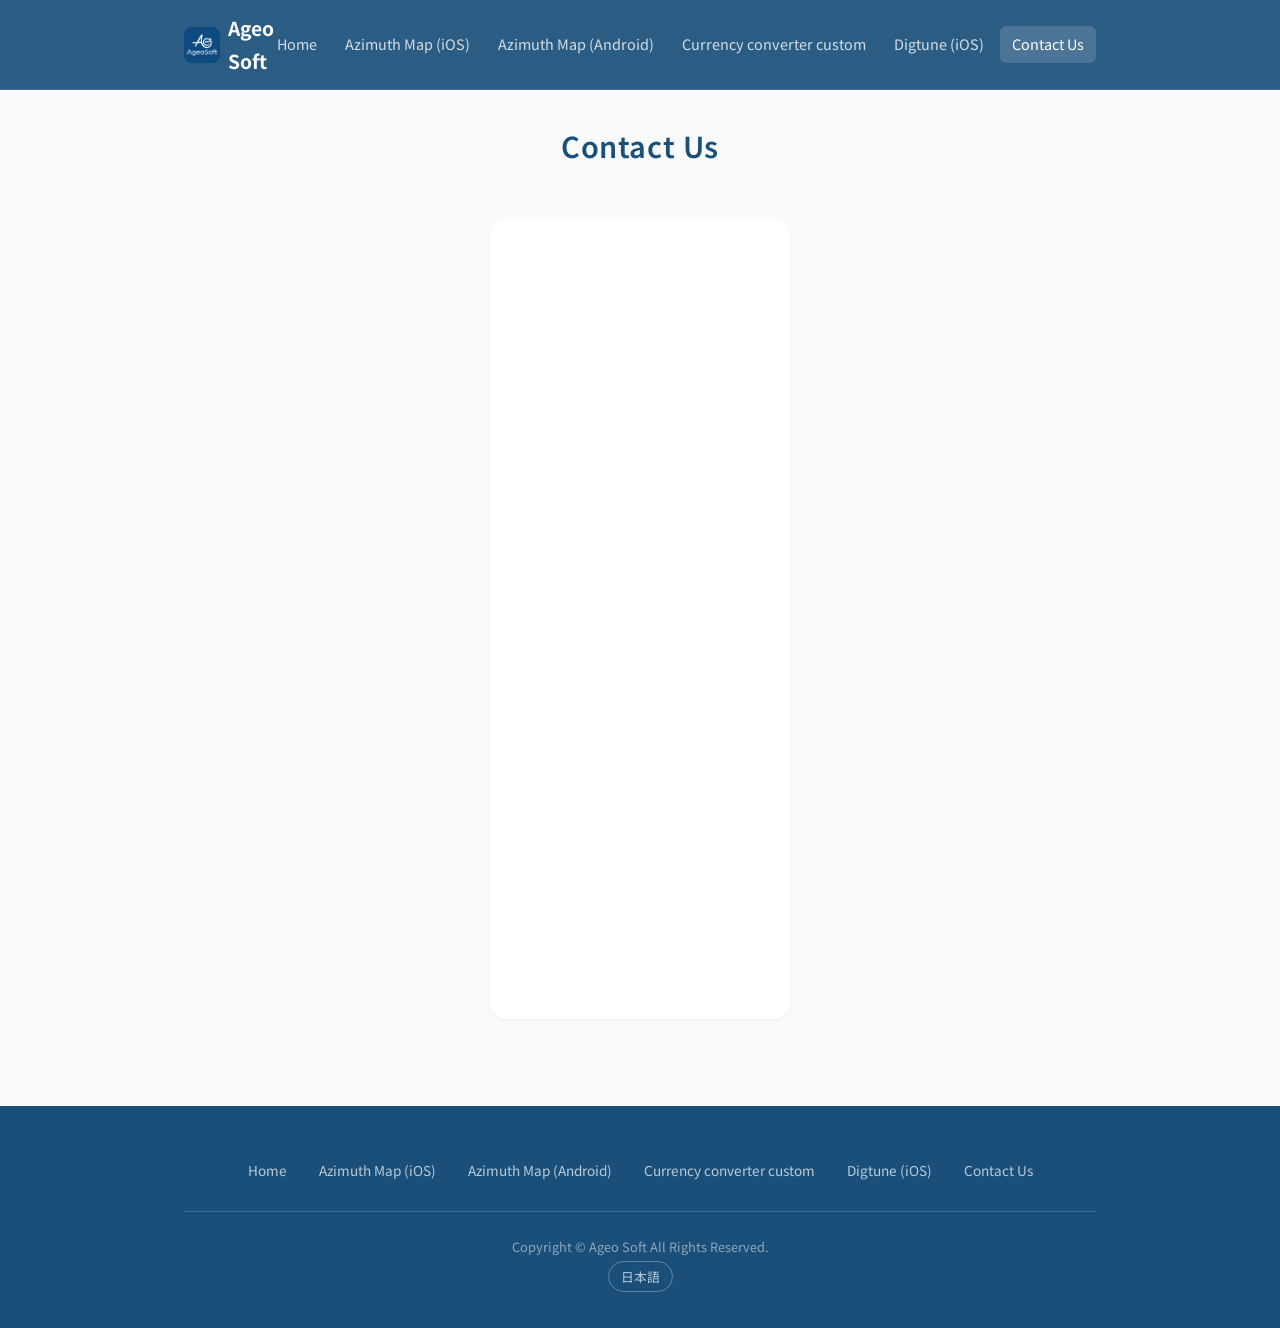
<file: Contact Us.html>
<!DOCTYPE html>
<html lang="en">
<head>
  <meta charset="UTF-8">
  <meta name="viewport" content="width=device-width, initial-scale=1.0">
  <title>Ageo Soft - Contact Us</title>
  <meta name="description" content="Ageo Softへのお問い合わせページ。アプリに関するご質問やフィードバックはこちらからお送りください。">
  <link rel="canonical" href="https://ageosoft.com/Contact%20Us.html">
  <link rel="preconnect" href="https://fonts.googleapis.com">
  <link rel="preconnect" href="https://fonts.gstatic.com" crossorigin>
  <link rel="stylesheet" href="https://fonts.googleapis.com/css2?family=Noto+Sans+JP:wght@300;400;600;700&display=swap">
  <link rel="stylesheet" href="style.css">
  <script>
    (function() {
      var l = localStorage.getItem("lang") || (navigator.language.startsWith("ja") ? "ja" : "en");
      if (l === "ja") document.documentElement.classList.add("ja");
    })();
    function switchLang(lang) {
      localStorage.setItem("lang", lang);
      document.documentElement.classList.toggle("ja", lang === "ja");
    }
  </script>
</head>
<body>
  <header>
    <div class="container header-inner">
      <input type="checkbox" id="nav-toggle" class="nav-toggle">
      <label for="nav-toggle" class="nav-toggle-label" aria-label="Toggle navigation">
        <span></span>
      </label>
      <a href="index.html" class="logo">
        <img src="logo.jpg" alt="Ageo Soft">
        <span>Ageo Soft</span>
      </a>
      <nav>
        <a href="index.html">Home</a>
        <a href="Azimuth%20Map%20for%20iOS.html"><span class="lang-en">Azimuth Map</span><span class="lang-ja">方位地図</span> (iOS)</a>
        <a href="Azimuth%20Map%20for%20Android.html"><span class="lang-en">Azimuth Map</span><span class="lang-ja">方位地図</span> (Android)</a>
        <a href="BMCalc.html"><span class="lang-en">Currency converter custom</span><span class="lang-ja">通貨換算ツール - カスタム</span></a>
        <a href="Music%20Browser%20for%20iOS.html">Digtune (iOS)</a>
        <a href="Contact%20Us.html" class="active">Contact Us</a>
      </nav>
    </div>
  </header>

  <main class="container">
    <h1 class="page-heading"><span class="lang-en">Contact Us</span><span class="lang-ja">お問い合わせ</span></h1>
    <iframe
      class="contact-form fade-in"
      src="https://docs.google.com/forms/d/e/1FAIpQLSfP--uu50PhpdSkKy8Bp5ikAcsiSnb9Y_FHXVKfLv8cjoQ6UA/viewform?embedded=true"
      title="Support for Ageo Soft's Apps"
      loading="lazy">
      Loading…
    </iframe>
  </main>

  <footer>
    <div class="container footer-inner">
      <div class="footer-nav">
        <a href="index.html">Home</a>
        <a href="Azimuth%20Map%20for%20iOS.html"><span class="lang-en">Azimuth Map</span><span class="lang-ja">方位地図</span> (iOS)</a>
        <a href="Azimuth%20Map%20for%20Android.html"><span class="lang-en">Azimuth Map</span><span class="lang-ja">方位地図</span> (Android)</a>
        <a href="BMCalc.html"><span class="lang-en">Currency converter custom</span><span class="lang-ja">通貨換算ツール - カスタム</span></a>
        <a href="Music%20Browser%20for%20iOS.html">Digtune (iOS)</a>
        <a href="Contact%20Us.html">Contact Us</a>
      </div>
      <div class="footer-bottom">
        <p>Copyright &copy; Ageo Soft All Rights Reserved.</p>
        <p class="lang-en"><a class="lang-link" onclick="switchLang('ja')">日本語</a></p>
        <p class="lang-ja"><a class="lang-link" onclick="switchLang('en')">English</a></p>
      </div>
    </div>
  </footer>

  <script>
    document.addEventListener('DOMContentLoaded', function() {
      var observer = new IntersectionObserver(function(entries) {
        entries.forEach(function(entry) {
          if (entry.isIntersecting) entry.target.classList.add('visible');
        });
      }, { threshold: 0.1 });
      document.querySelectorAll('.fade-in').forEach(function(el) { observer.observe(el); });
    });
  </script>
</body>
</html>
</file>
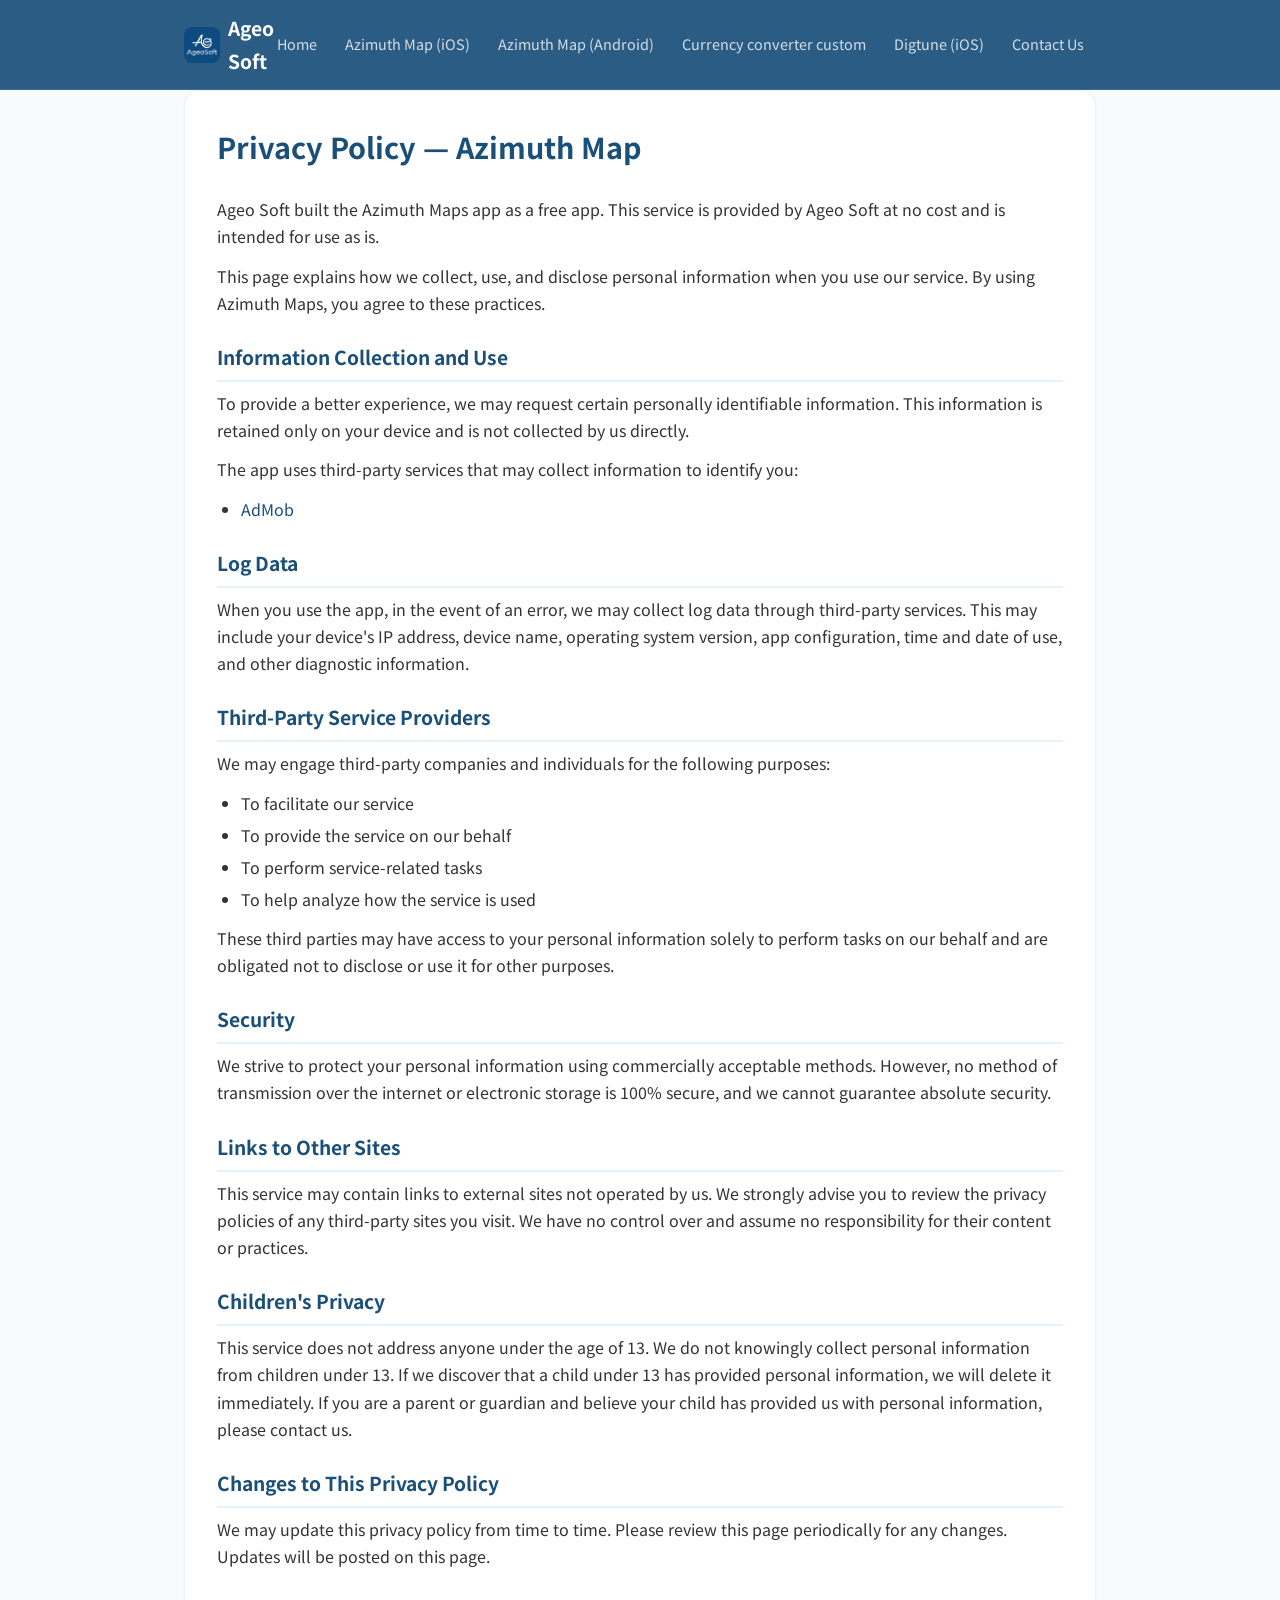
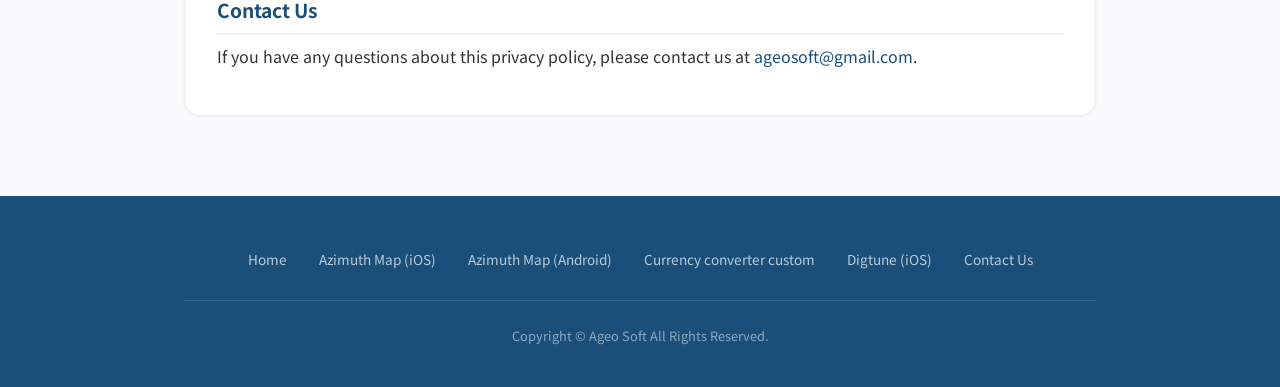
<file: Privacy Policy - Azimuth Map.html>
<!DOCTYPE html>
<html lang="en">
<head>
  <meta charset="UTF-8">
  <meta name="viewport" content="width=device-width, initial-scale=1.0">
  <title>Ageo Soft - Privacy Policy (Azimuth Map)</title>
  <meta name="description" content="方位地図（Azimuth Map）のプライバシーポリシー。個人情報の取り扱いについてご説明します。">
  <link rel="canonical" href="https://ageosoft.com/Privacy%20Policy%20-%20Azimuth%20Map.html">
  <link rel="preconnect" href="https://fonts.googleapis.com">
  <link rel="preconnect" href="https://fonts.gstatic.com" crossorigin>
  <link rel="stylesheet" href="https://fonts.googleapis.com/css2?family=Noto+Sans+JP:wght@300;400;600;700&display=swap">
  <link rel="stylesheet" href="style.css">
</head>
<body>
  <header>
    <div class="container header-inner">
      <input type="checkbox" id="nav-toggle" class="nav-toggle">
      <label for="nav-toggle" class="nav-toggle-label" aria-label="Toggle navigation">
        <span></span>
      </label>
      <a href="index.html" class="logo">
        <img src="logo.jpg" alt="Ageo Soft">
        <span>Ageo Soft</span>
      </a>
      <nav>
        <a href="index.html">Home</a>
        <a href="Azimuth%20Map%20for%20iOS.html"><span class="lang-en">Azimuth Map</span><span class="lang-ja">方位地図</span> (iOS)</a>
        <a href="Azimuth%20Map%20for%20Android.html"><span class="lang-en">Azimuth Map</span><span class="lang-ja">方位地図</span> (Android)</a>
        <a href="BMCalc.html"><span class="lang-en">Currency converter custom</span><span class="lang-ja">通貨換算ツール - カスタム</span></a>
        <a href="Music%20Browser%20for%20iOS.html">Digtune (iOS)</a>
        <a href="Contact%20Us.html">Contact Us</a>
      </nav>
    </div>
  </header>

  <main class="container">
    <div class="privacy-content fade-in">
      <h1>Privacy Policy — Azimuth Map</h1>

      <p>Ageo Soft built the Azimuth Maps app as a free app. This service is provided by Ageo Soft at no cost and is intended for use as is.</p>

      <p>This page explains how we collect, use, and disclose personal information when you use our service. By using Azimuth Maps, you agree to these practices.</p>

      <h2>Information Collection and Use</h2>
      <p>To provide a better experience, we may request certain personally identifiable information. This information is retained only on your device and is not collected by us directly.</p>
      <p>The app uses third-party services that may collect information to identify you:</p>
      <ul>
        <li><a href="https://support.google.com/admob/answer/6128543" rel="noopener">AdMob</a></li>
      </ul>

      <h2>Log Data</h2>
      <p>When you use the app, in the event of an error, we may collect log data through third-party services. This may include your device's IP address, device name, operating system version, app configuration, time and date of use, and other diagnostic information.</p>

      <h2>Third-Party Service Providers</h2>
      <p>We may engage third-party companies and individuals for the following purposes:</p>
      <ul>
        <li>To facilitate our service</li>
        <li>To provide the service on our behalf</li>
        <li>To perform service-related tasks</li>
        <li>To help analyze how the service is used</li>
      </ul>
      <p>These third parties may have access to your personal information solely to perform tasks on our behalf and are obligated not to disclose or use it for other purposes.</p>

      <h2>Security</h2>
      <p>We strive to protect your personal information using commercially acceptable methods. However, no method of transmission over the internet or electronic storage is 100% secure, and we cannot guarantee absolute security.</p>

      <h2>Links to Other Sites</h2>
      <p>This service may contain links to external sites not operated by us. We strongly advise you to review the privacy policies of any third-party sites you visit. We have no control over and assume no responsibility for their content or practices.</p>

      <h2>Children's Privacy</h2>
      <p>This service does not address anyone under the age of 13. We do not knowingly collect personal information from children under 13. If we discover that a child under 13 has provided personal information, we will delete it immediately. If you are a parent or guardian and believe your child has provided us with personal information, please contact us.</p>

      <h2>Changes to This Privacy Policy</h2>
      <p>We may update this privacy policy from time to time. Please review this page periodically for any changes. Updates will be posted on this page.</p>

      <h2>Contact Us</h2>
      <p>If you have any questions about this privacy policy, please contact us at <a href="mailto:ageosoft@gmail.com">ageosoft@gmail.com</a>.</p>
    </div>
  </main>

  <footer>
    <div class="container footer-inner">
      <div class="footer-nav">
        <a href="index.html">Home</a>
        <a href="Azimuth%20Map%20for%20iOS.html"><span class="lang-en">Azimuth Map</span><span class="lang-ja">方位地図</span> (iOS)</a>
        <a href="Azimuth%20Map%20for%20Android.html"><span class="lang-en">Azimuth Map</span><span class="lang-ja">方位地図</span> (Android)</a>
        <a href="BMCalc.html"><span class="lang-en">Currency converter custom</span><span class="lang-ja">通貨換算ツール - カスタム</span></a>
        <a href="Music%20Browser%20for%20iOS.html">Digtune (iOS)</a>
        <a href="Contact%20Us.html">Contact Us</a>
      </div>
      <div class="footer-bottom">
        <p>Copyright &copy; Ageo Soft All Rights Reserved.</p>
      </div>
    </div>
  </footer>

  <script>
    document.addEventListener('DOMContentLoaded', function() {
      var observer = new IntersectionObserver(function(entries) {
        entries.forEach(function(entry) {
          if (entry.isIntersecting) entry.target.classList.add('visible');
        });
      }, { threshold: 0.1 });
      document.querySelectorAll('.fade-in').forEach(function(el) { observer.observe(el); });
    });
  </script>
</body>
</html>
</file>
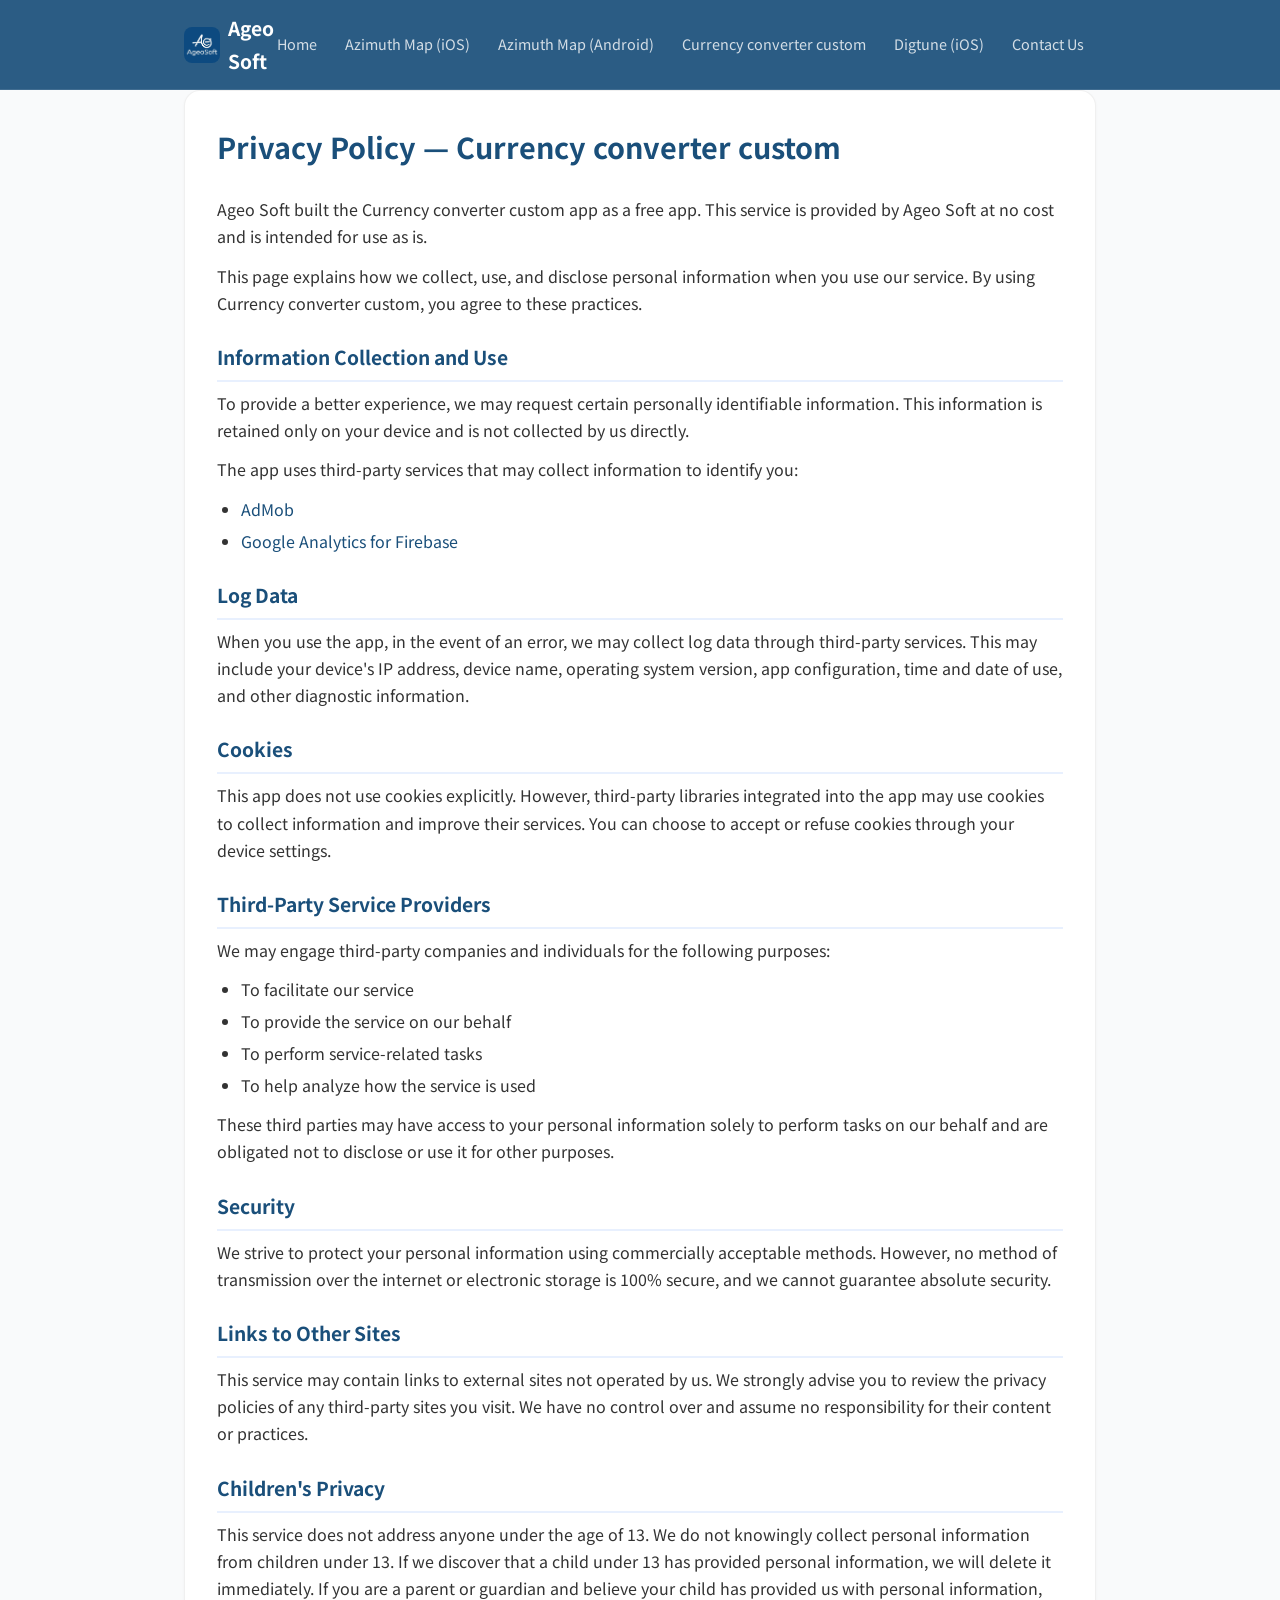
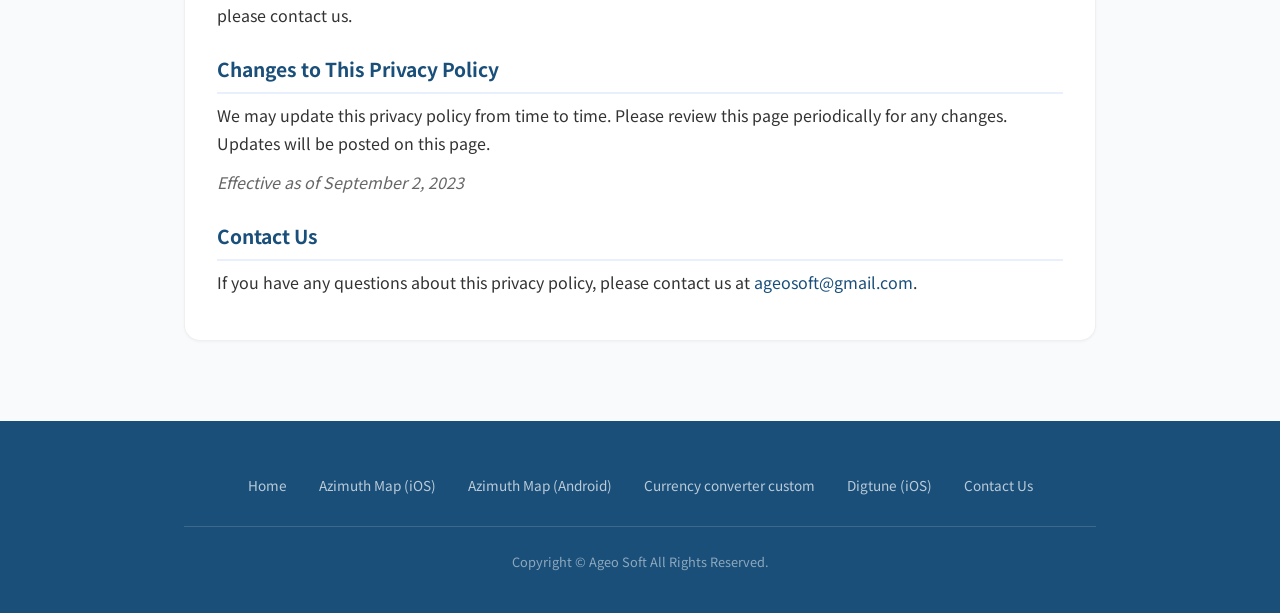
<file: Privacy Policy - BMCalc.html>
<!DOCTYPE html>
<html lang="en">
<head>
  <meta charset="UTF-8">
  <meta name="viewport" content="width=device-width, initial-scale=1.0">
  <title>Ageo Soft - Privacy Policy (Currency converter custom)</title>
  <meta name="description" content="通貨換算ツール - カスタム（Currency converter custom）のプライバシーポリシー。個人情報の取り扱いについてご説明します。">
  <link rel="canonical" href="https://ageosoft.com/Privacy%20Policy%20-%20BMCalc.html">
  <link rel="preconnect" href="https://fonts.googleapis.com">
  <link rel="preconnect" href="https://fonts.gstatic.com" crossorigin>
  <link rel="stylesheet" href="https://fonts.googleapis.com/css2?family=Noto+Sans+JP:wght@300;400;600;700&display=swap">
  <link rel="stylesheet" href="style.css">
</head>
<body>
  <header>
    <div class="container header-inner">
      <input type="checkbox" id="nav-toggle" class="nav-toggle">
      <label for="nav-toggle" class="nav-toggle-label" aria-label="Toggle navigation">
        <span></span>
      </label>
      <a href="index.html" class="logo">
        <img src="logo.jpg" alt="Ageo Soft">
        <span>Ageo Soft</span>
      </a>
      <nav>
        <a href="index.html">Home</a>
        <a href="Azimuth%20Map%20for%20iOS.html"><span class="lang-en">Azimuth Map</span><span class="lang-ja">方位地図</span> (iOS)</a>
        <a href="Azimuth%20Map%20for%20Android.html"><span class="lang-en">Azimuth Map</span><span class="lang-ja">方位地図</span> (Android)</a>
        <a href="BMCalc.html"><span class="lang-en">Currency converter custom</span><span class="lang-ja">通貨換算ツール - カスタム</span></a>
        <a href="Music%20Browser%20for%20iOS.html">Digtune (iOS)</a>
        <a href="Contact%20Us.html">Contact Us</a>
      </nav>
    </div>
  </header>

  <main class="container">
    <div class="privacy-content fade-in">
      <h1>Privacy Policy — Currency converter custom</h1>

      <p>Ageo Soft built the Currency converter custom app as a free app. This service is provided by Ageo Soft at no cost and is intended for use as is.</p>

      <p>This page explains how we collect, use, and disclose personal information when you use our service. By using Currency converter custom, you agree to these practices.</p>

      <h2>Information Collection and Use</h2>
      <p>To provide a better experience, we may request certain personally identifiable information. This information is retained only on your device and is not collected by us directly.</p>
      <p>The app uses third-party services that may collect information to identify you:</p>
      <ul>
        <li><a href="https://support.google.com/admob/answer/6128543" rel="noopener">AdMob</a></li>
        <li><a href="https://firebase.google.com/support/privacy" rel="noopener">Google Analytics for Firebase</a></li>
      </ul>

      <h2>Log Data</h2>
      <p>When you use the app, in the event of an error, we may collect log data through third-party services. This may include your device's IP address, device name, operating system version, app configuration, time and date of use, and other diagnostic information.</p>

      <h2>Cookies</h2>
      <p>This app does not use cookies explicitly. However, third-party libraries integrated into the app may use cookies to collect information and improve their services. You can choose to accept or refuse cookies through your device settings.</p>

      <h2>Third-Party Service Providers</h2>
      <p>We may engage third-party companies and individuals for the following purposes:</p>
      <ul>
        <li>To facilitate our service</li>
        <li>To provide the service on our behalf</li>
        <li>To perform service-related tasks</li>
        <li>To help analyze how the service is used</li>
      </ul>
      <p>These third parties may have access to your personal information solely to perform tasks on our behalf and are obligated not to disclose or use it for other purposes.</p>

      <h2>Security</h2>
      <p>We strive to protect your personal information using commercially acceptable methods. However, no method of transmission over the internet or electronic storage is 100% secure, and we cannot guarantee absolute security.</p>

      <h2>Links to Other Sites</h2>
      <p>This service may contain links to external sites not operated by us. We strongly advise you to review the privacy policies of any third-party sites you visit. We have no control over and assume no responsibility for their content or practices.</p>

      <h2>Children's Privacy</h2>
      <p>This service does not address anyone under the age of 13. We do not knowingly collect personal information from children under 13. If we discover that a child under 13 has provided personal information, we will delete it immediately. If you are a parent or guardian and believe your child has provided us with personal information, please contact us.</p>

      <h2>Changes to This Privacy Policy</h2>
      <p>We may update this privacy policy from time to time. Please review this page periodically for any changes. Updates will be posted on this page.</p>
      <p class="effective-date">Effective as of September 2, 2023</p>

      <h2>Contact Us</h2>
      <p>If you have any questions about this privacy policy, please contact us at <a href="mailto:ageosoft@gmail.com">ageosoft@gmail.com</a>.</p>
    </div>
  </main>

  <footer>
    <div class="container footer-inner">
      <div class="footer-nav">
        <a href="index.html">Home</a>
        <a href="Azimuth%20Map%20for%20iOS.html"><span class="lang-en">Azimuth Map</span><span class="lang-ja">方位地図</span> (iOS)</a>
        <a href="Azimuth%20Map%20for%20Android.html"><span class="lang-en">Azimuth Map</span><span class="lang-ja">方位地図</span> (Android)</a>
        <a href="BMCalc.html"><span class="lang-en">Currency converter custom</span><span class="lang-ja">通貨換算ツール - カスタム</span></a>
        <a href="Music%20Browser%20for%20iOS.html">Digtune (iOS)</a>
        <a href="Contact%20Us.html">Contact Us</a>
      </div>
      <div class="footer-bottom">
        <p>Copyright &copy; Ageo Soft All Rights Reserved.</p>
      </div>
    </div>
  </footer>

  <script>
    document.addEventListener('DOMContentLoaded', function() {
      var observer = new IntersectionObserver(function(entries) {
        entries.forEach(function(entry) {
          if (entry.isIntersecting) entry.target.classList.add('visible');
        });
      }, { threshold: 0.1 });
      document.querySelectorAll('.fade-in').forEach(function(el) { observer.observe(el); });
    });
  </script>
</body>
</html>
</file>
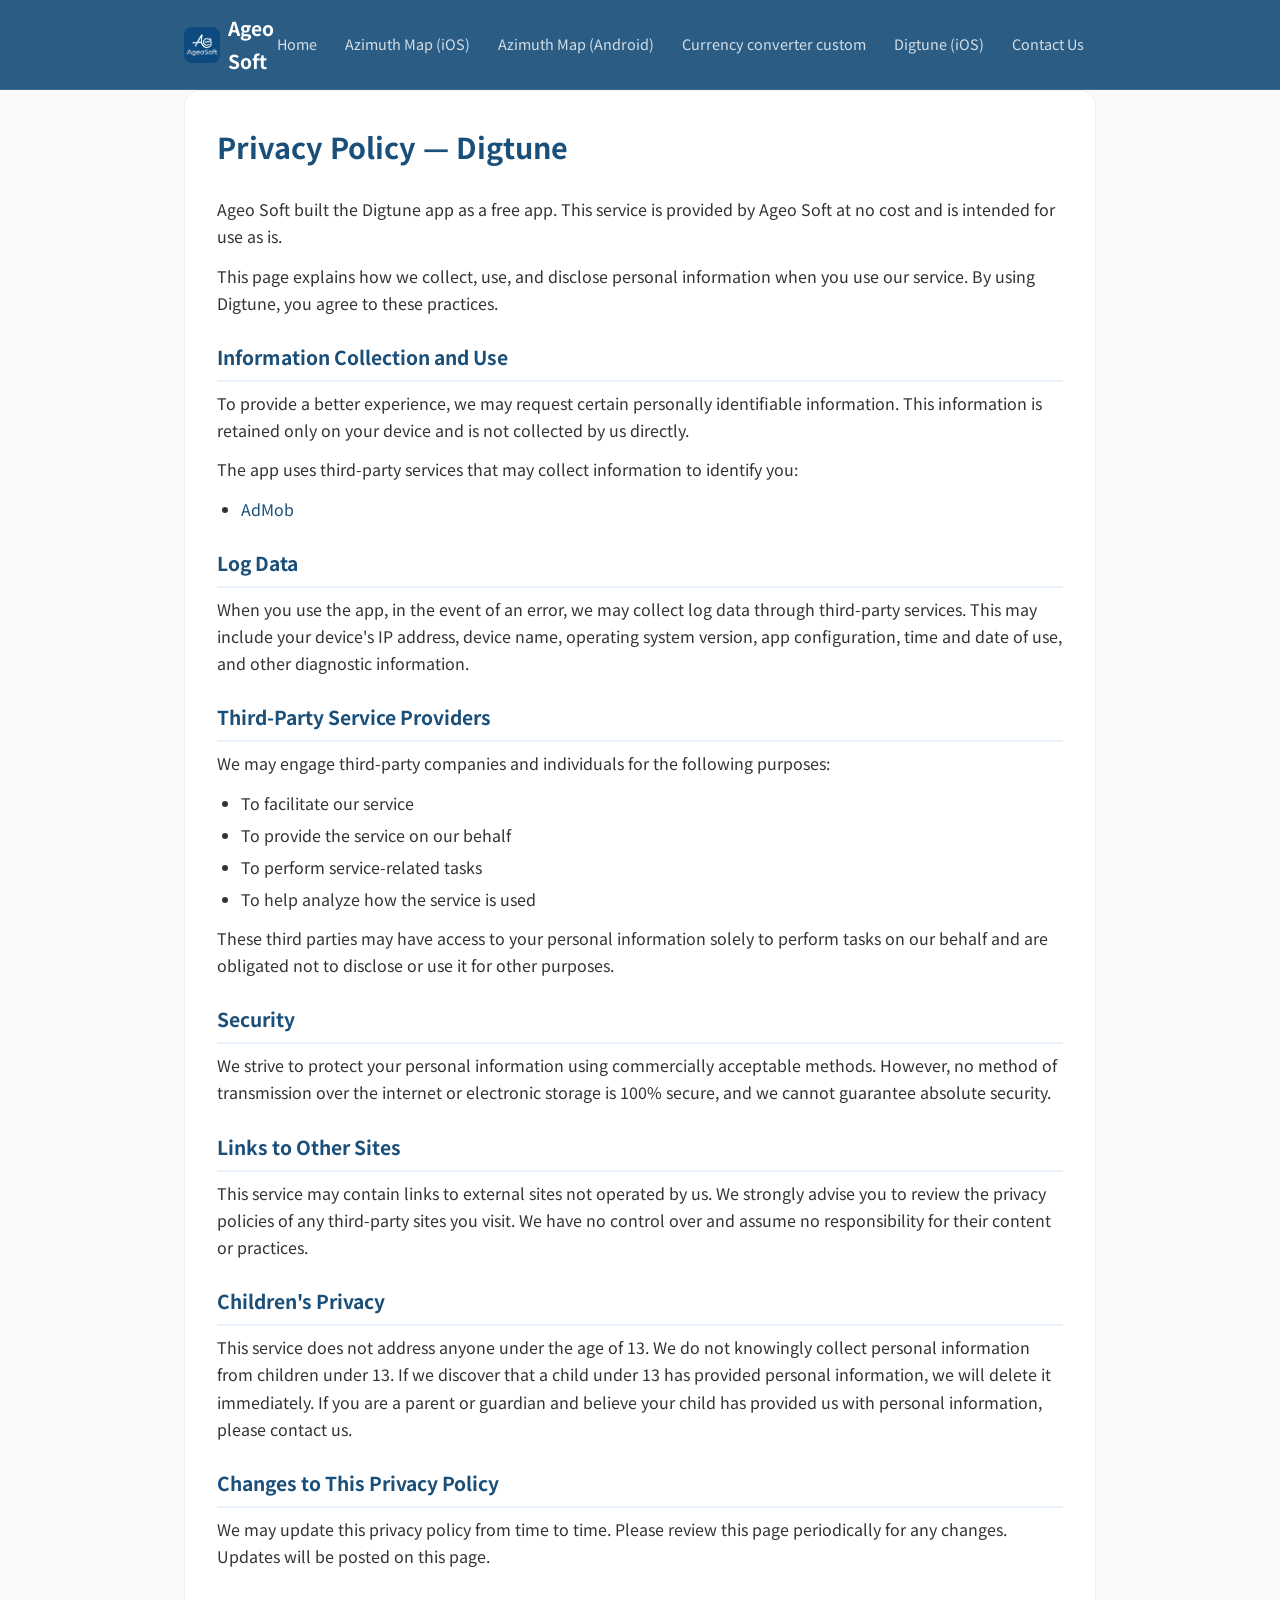
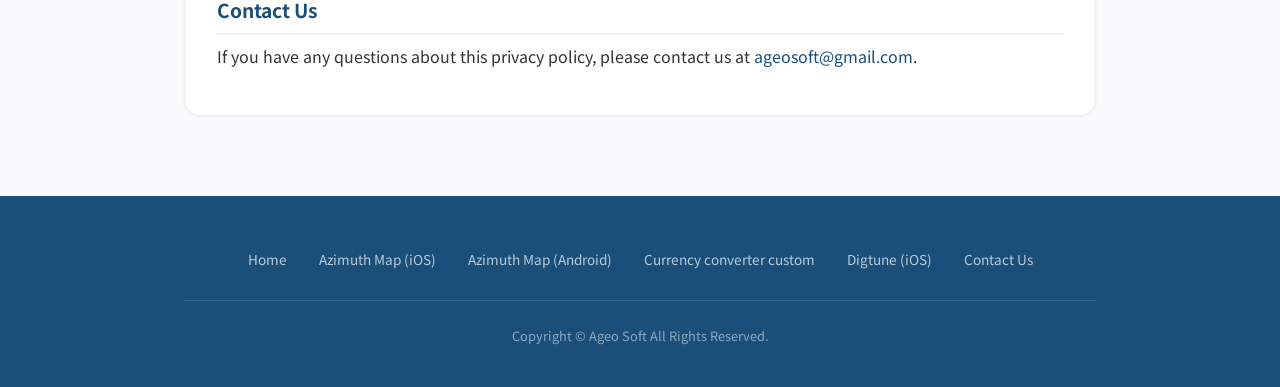
<file: Privacy Policy - Music Browser.html>
<!DOCTYPE html>
<html lang="en">
<head>
  <meta charset="UTF-8">
  <meta name="viewport" content="width=device-width, initial-scale=1.0">
  <title>Ageo Soft - Privacy Policy (Digtune)</title>
  <meta name="description" content="Digtune のプライバシーポリシー。個人情報の取り扱いについてご説明します。">
  <link rel="canonical" href="https://ageosoft.com/Privacy%20Policy%20-%20Music%20Browser.html">
  <link rel="preconnect" href="https://fonts.googleapis.com">
  <link rel="preconnect" href="https://fonts.gstatic.com" crossorigin>
  <link rel="stylesheet" href="https://fonts.googleapis.com/css2?family=Noto+Sans+JP:wght@300;400;600;700&display=swap">
  <link rel="stylesheet" href="style.css">
</head>
<body>
  <header>
    <div class="container header-inner">
      <input type="checkbox" id="nav-toggle" class="nav-toggle">
      <label for="nav-toggle" class="nav-toggle-label" aria-label="Toggle navigation">
        <span></span>
      </label>
      <a href="index.html" class="logo">
        <img src="logo.jpg" alt="Ageo Soft">
        <span>Ageo Soft</span>
      </a>
      <nav>
        <a href="index.html">Home</a>
        <a href="Azimuth%20Map%20for%20iOS.html"><span class="lang-en">Azimuth Map</span><span class="lang-ja">方位地図</span> (iOS)</a>
        <a href="Azimuth%20Map%20for%20Android.html"><span class="lang-en">Azimuth Map</span><span class="lang-ja">方位地図</span> (Android)</a>
        <a href="BMCalc.html"><span class="lang-en">Currency converter custom</span><span class="lang-ja">通貨換算ツール - カスタム</span></a>
        <a href="Music%20Browser%20for%20iOS.html">Digtune (iOS)</a>
        <a href="Contact%20Us.html">Contact Us</a>
      </nav>
    </div>
  </header>

  <main class="container">
    <div class="privacy-content fade-in">
      <h1>Privacy Policy — Digtune</h1>

      <p>Ageo Soft built the Digtune app as a free app. This service is provided by Ageo Soft at no cost and is intended for use as is.</p>

      <p>This page explains how we collect, use, and disclose personal information when you use our service. By using Digtune, you agree to these practices.</p>

      <h2>Information Collection and Use</h2>
      <p>To provide a better experience, we may request certain personally identifiable information. This information is retained only on your device and is not collected by us directly.</p>
      <p>The app uses third-party services that may collect information to identify you:</p>
      <ul>
        <li><a href="https://support.google.com/admob/answer/6128543" rel="noopener">AdMob</a></li>
      </ul>

      <h2>Log Data</h2>
      <p>When you use the app, in the event of an error, we may collect log data through third-party services. This may include your device's IP address, device name, operating system version, app configuration, time and date of use, and other diagnostic information.</p>

      <h2>Third-Party Service Providers</h2>
      <p>We may engage third-party companies and individuals for the following purposes:</p>
      <ul>
        <li>To facilitate our service</li>
        <li>To provide the service on our behalf</li>
        <li>To perform service-related tasks</li>
        <li>To help analyze how the service is used</li>
      </ul>
      <p>These third parties may have access to your personal information solely to perform tasks on our behalf and are obligated not to disclose or use it for other purposes.</p>

      <h2>Security</h2>
      <p>We strive to protect your personal information using commercially acceptable methods. However, no method of transmission over the internet or electronic storage is 100% secure, and we cannot guarantee absolute security.</p>

      <h2>Links to Other Sites</h2>
      <p>This service may contain links to external sites not operated by us. We strongly advise you to review the privacy policies of any third-party sites you visit. We have no control over and assume no responsibility for their content or practices.</p>

      <h2>Children's Privacy</h2>
      <p>This service does not address anyone under the age of 13. We do not knowingly collect personal information from children under 13. If we discover that a child under 13 has provided personal information, we will delete it immediately. If you are a parent or guardian and believe your child has provided us with personal information, please contact us.</p>

      <h2>Changes to This Privacy Policy</h2>
      <p>We may update this privacy policy from time to time. Please review this page periodically for any changes. Updates will be posted on this page.</p>

      <h2>Contact Us</h2>
      <p>If you have any questions about this privacy policy, please contact us at <a href="mailto:ageosoft@gmail.com">ageosoft@gmail.com</a>.</p>
    </div>
  </main>

  <footer>
    <div class="container footer-inner">
      <div class="footer-nav">
        <a href="index.html">Home</a>
        <a href="Azimuth%20Map%20for%20iOS.html"><span class="lang-en">Azimuth Map</span><span class="lang-ja">方位地図</span> (iOS)</a>
        <a href="Azimuth%20Map%20for%20Android.html"><span class="lang-en">Azimuth Map</span><span class="lang-ja">方位地図</span> (Android)</a>
        <a href="BMCalc.html"><span class="lang-en">Currency converter custom</span><span class="lang-ja">通貨換算ツール - カスタム</span></a>
        <a href="Music%20Browser%20for%20iOS.html">Digtune (iOS)</a>
        <a href="Contact%20Us.html">Contact Us</a>
      </div>
      <div class="footer-bottom">
        <p>Copyright &copy; Ageo Soft All Rights Reserved.</p>
      </div>
    </div>
  </footer>

  <script>
    document.addEventListener('DOMContentLoaded', function() {
      var observer = new IntersectionObserver(function(entries) {
        entries.forEach(function(entry) {
          if (entry.isIntersecting) entry.target.classList.add('visible');
        });
      }, { threshold: 0.1 });
      document.querySelectorAll('.fade-in').forEach(function(el) { observer.observe(el); });
    });
  </script>
</body>
</html>
</file>
<file: style.css>
/* Reset & Base */
*, *::before, *::after { box-sizing: border-box; margin: 0; padding: 0; }

html { scroll-behavior: smooth; }

body {
  font-family: "Noto Sans JP", -apple-system, BlinkMacSystemFont, "Segoe UI", Roboto, sans-serif;
  color: #333;
  background: #f9fafb;
  line-height: 1.7;
  min-height: 100vh;
  display: flex;
  flex-direction: column;
}

img { max-width: 100%; height: auto; display: block; }
a { color: #1a4f7a; text-decoration: none; transition: color 0.2s; }
a:hover { color: #2d6da3; }

/* Focus styles for keyboard accessibility */
a:focus-visible,
button:focus-visible,
input:focus-visible,
label:focus-visible {
  outline: 2px solid #3b82c4;
  outline-offset: 2px;
  border-radius: 4px;
}

/* Container */
.container { max-width: 960px; margin: 0 auto; padding: 0 1.5rem; }

/* ========== Header ========== */
header {
  background: rgba(26, 79, 122, 0.92);
  backdrop-filter: blur(12px);
  -webkit-backdrop-filter: blur(12px);
  color: #fff;
  padding: 0.75rem 0;
  position: sticky;
  top: 0;
  z-index: 100;
  border-bottom: 1px solid rgba(255,255,255,0.1);
}

.header-inner {
  display: flex;
  align-items: center;
  justify-content: space-between;
}

.logo {
  display: flex;
  align-items: center;
  gap: 0.5rem;
  color: #fff;
  font-weight: 700;
  font-size: 1.2rem;
  transition: opacity 0.2s;
}
.logo:hover { opacity: 0.85; }
.logo img { width: 36px; height: 36px; border-radius: 8px; }

/* Desktop nav */
nav {
  display: flex;
  gap: 0.25rem;
  align-items: center;
}
nav a {
  color: rgba(255,255,255,0.8);
  font-size: 0.9rem;
  padding: 0.4rem 0.75rem;
  border-radius: 6px;
  position: relative;
  transition: color 0.2s, background 0.2s;
  white-space: nowrap;
}
nav a:hover {
  color: #fff;
  background: rgba(255,255,255,0.1);
}
nav a.active {
  color: #fff;
  background: rgba(255,255,255,0.15);
}

/* Mobile nav toggle */
.nav-toggle { display: none; }
.nav-toggle-label { display: none; cursor: pointer; }
.nav-toggle-label span,
.nav-toggle-label span::before,
.nav-toggle-label span::after {
  display: block;
  background: #fff;
  height: 2px;
  width: 24px;
  border-radius: 2px;
  position: relative;
  transition: transform 0.3s, background 0.3s;
}
.nav-toggle-label span::before,
.nav-toggle-label span::after {
  content: '';
  position: absolute;
}
.nav-toggle-label span::before { top: -7px; }
.nav-toggle-label span::after { top: 7px; }

/* ========== Hero Section (Home) ========== */
.hero {
  background: linear-gradient(135deg, #1a4f7a 0%, #2d6da3 50%, #3b82c4 100%);
  color: #fff;
  padding: 3.5rem 0 3rem;
  text-align: center;
  position: relative;
  overflow: hidden;
}
.hero::before {
  content: '';
  position: absolute;
  top: -50%;
  left: -50%;
  width: 200%;
  height: 200%;
  background: radial-gradient(circle at 30% 50%, rgba(255,255,255,0.08) 0%, transparent 50%);
  animation: heroGlow 8s ease-in-out infinite alternate;
}
@keyframes heroGlow {
  from { transform: translate(0, 0); }
  to { transform: translate(5%, 3%); }
}
.hero .container { position: relative; z-index: 1; }
.hero h1 {
  font-size: 2.4rem;
  font-weight: 700;
  margin-bottom: 1rem;
  letter-spacing: -0.02em;
}
.hero p {
  font-size: 1.1rem;
  opacity: 0.9;
  max-width: 640px;
  margin: 0 auto 0;
  line-height: 1.8;
}


/* ========== Main ========== */
main { flex: 1; padding: 4rem 0 6rem; }

/* ========== Home: App Grid ========== */
.page-heading {
  text-align: center;
  margin-top: 2rem;
  margin-bottom: 3rem;
  font-size: 1.8rem;
  color: #1a4f7a;
  font-weight: 600;
  letter-spacing: 0.02em;
}

.app-grid {
  display: grid;
  grid-template-columns: repeat(4, 1fr);
  gap: 1.5rem;
}

.app-card {
  display: flex;
  flex-direction: column;
  align-items: center;
  text-align: center;
  padding: 2rem 1rem 1.5rem;
  border-radius: 16px;
  background: #fff;
  border: 1px solid rgba(0,0,0,0.06);
  box-shadow: 0 1px 3px rgba(0,0,0,0.04);
  transition: transform 0.3s ease, box-shadow 0.3s ease;
}
.app-card:hover {
  transform: translateY(-6px);
  box-shadow: 0 12px 32px rgba(0,0,0,0.1);
}

.app-card img {
  width: 100px;
  height: 100px;
  object-fit: contain;
  border-radius: 22px;
  margin-bottom: 1rem;
}

.app-card .card-title {
  font-weight: 600;
  color: #1a4f7a;
  font-size: 1rem;
  line-height: 1.4;
}

/* ========== App Detail Page ========== */
.app-hero {
  display: flex;
  align-items: center;
  gap: 2rem;
  margin-bottom: 2.5rem;
  padding: 2rem;
  background: #fff;
  border-radius: 16px;
  border: 1px solid rgba(0,0,0,0.06);
  box-shadow: 0 1px 3px rgba(0,0,0,0.04);
}

.app-hero .app-icon {
  width: 120px;
  height: 120px;
  border-radius: 24px;
  flex-shrink: 0;
  box-shadow: 0 4px 16px rgba(0,0,0,0.1);
}

.app-hero h1 { font-size: 1.8rem; color: #1a4f7a; }

.app-description {
  margin-bottom: 2.5rem;
  padding: 2rem;
  background: #fff;
  border-radius: 16px;
  border: 1px solid rgba(0,0,0,0.06);
  box-shadow: 0 1px 3px rgba(0,0,0,0.04);
}
.app-description h2 {
  font-size: 1.2rem;
  color: #1a4f7a;
  margin: 1.5rem 0 0.5rem;
  padding-bottom: 0.4rem;
  border-bottom: 2px solid #e8f0fe;
}
.app-description p { margin-bottom: 0.75rem; }
.app-description ul {
  margin: 0.5rem 0 0.75rem 1.5rem;
}
.app-description ul li { margin-bottom: 0.4rem; }

.app-links { margin-bottom: 2rem; }
.app-links a {
  display: inline-block;
  margin-right: 1rem;
  color: #1a4f7a;
  font-weight: 500;
  padding: 0.5rem 1.25rem;
  border: 1px solid #1a4f7a;
  border-radius: 8px;
  transition: background 0.2s, color 0.2s;
}
.app-links a:hover {
  background: #1a4f7a;
  color: #fff;
}

/* Store badges */
.store-badges {
  display: flex;
  flex-wrap: wrap;
  gap: 0.75rem;
  margin-top: 1rem;
}
.store-badge {
  display: inline-flex;
  align-items: center;
  gap: 0.4rem;
  padding: 0.4rem 0.9rem;
  background: #111;
  color: #fff;
  border-radius: 8px;
  font-size: 0.75rem;
  font-weight: 600;
  transition: transform 0.2s, box-shadow 0.2s;
}
.store-badge:hover {
  transform: translateY(-2px);
  box-shadow: 0 4px 12px rgba(0,0,0,0.2);
  color: #fff;
}
.store-badge .badge-label { font-size: 0.55rem; font-weight: 400; opacity: 0.8; display: block; line-height: 1; }
.store-badge .badge-store { display: block; line-height: 1.2; }
.store-badge svg { width: 14px; height: 14px; fill: #fff; flex-shrink: 0; }

/* Screenshots */
.screenshots {
  display: grid;
  grid-template-columns: repeat(3, 1fr);
  gap: 1rem;
  margin-bottom: 2.5rem;
}

.screenshots img {
  border-radius: 12px;
  border: 1px solid #e0e0e0;
  box-shadow: 0 2px 8px rgba(0,0,0,0.06);
  transition: transform 0.3s, box-shadow 0.3s;
}
.screenshots img:hover {
  transform: scale(1.02);
  box-shadow: 0 8px 24px rgba(0,0,0,0.1);
  cursor: pointer;
}

/* Lightbox */
.lightbox {
  position: fixed;
  top: 0;
  left: 0;
  width: 100%;
  height: 100%;
  background: rgba(0,0,0,0.85);
  z-index: 1000;
  display: flex;
  justify-content: center;
  align-items: center;
  cursor: pointer;
  opacity: 0;
  visibility: hidden;
  transition: opacity 0.3s ease, visibility 0.3s ease;
}
.lightbox.active {
  opacity: 1;
  visibility: visible;
}
.lightbox img {
  max-width: 90vw;
  max-height: 90vh;
  border-radius: 12px;
  box-shadow: 0 8px 32px rgba(0,0,0,0.4);
  transform: scale(0.85);
  transition: transform 0.3s ease;
}
.lightbox.active img {
  transform: scale(1);
}

.disclaimer {
  background: #f0f7ff;
  border-left: 3px solid #3b82c4;
  padding: 1rem 1.25rem;
  margin: 1.5rem 0;
  font-size: 0.9rem;
  color: #555;
  border-radius: 0 8px 8px 0;
}

/* ========== Contact Page ========== */
.contact-form {
  width: 100%;
  min-height: 800px;
  border: none;
  border-radius: 16px;
  background: #fff;
  box-shadow: 0 1px 3px rgba(0,0,0,0.04);
}

/* ========== Privacy Policy ========== */
.privacy-content {
  padding: 2rem;
  background: #fff;
  border-radius: 16px;
  border: 1px solid rgba(0,0,0,0.06);
  box-shadow: 0 1px 3px rgba(0,0,0,0.04);
}
.privacy-content h1 {
  font-size: 1.8rem;
  color: #1a4f7a;
  margin-bottom: 1.5rem;
}
.privacy-content h2 {
  font-size: 1.2rem;
  color: #1a4f7a;
  margin: 1.5rem 0 0.5rem;
  padding-bottom: 0.4rem;
  border-bottom: 2px solid #e8f0fe;
}
.privacy-content p { margin-bottom: 0.75rem; }
.privacy-content ul {
  margin: 0.5rem 0 0.75rem 1.5rem;
}
.privacy-content ul li { margin-bottom: 0.3rem; }
.privacy-content .effective-date {
  font-style: italic;
  color: #666;
}

/* ========== Language ========== */
.lang-ja { display: none; }
html.ja .lang-en { display: none; }
html.ja .lang-ja { display: revert; }

.lang-link {
  cursor: pointer;
  padding: 0.3rem 0.75rem;
  border: 1px solid rgba(255,255,255,0.3);
  border-radius: 20px;
  font-size: 0.8rem;
  transition: background 0.2s;
}
.lang-link:hover {
  background: rgba(255,255,255,0.1);
}

/* ========== Footer ========== */
footer {
  background: #1a4f7a;
  color: rgba(255,255,255,0.8);
  padding: 3rem 0 2rem;
  margin-top: 5rem;
}

.footer-inner {
  display: flex;
  flex-direction: column;
  align-items: center;
  gap: 1.5rem;
}

.footer-nav {
  display: flex;
  flex-wrap: wrap;
  justify-content: center;
  gap: 0.5rem;
}
.footer-nav a {
  color: rgba(255,255,255,0.7);
  font-size: 0.85rem;
  padding: 0.3rem 0.75rem;
  border-radius: 6px;
  transition: color 0.2s, background 0.2s;
}
.footer-nav a:hover {
  color: #fff;
  background: rgba(255,255,255,0.1);
}

.footer-bottom {
  text-align: center;
  padding-top: 1.5rem;
  border-top: 1px solid rgba(255,255,255,0.15);
  width: 100%;
}
.footer-bottom p {
  font-size: 0.8rem;
  color: rgba(255,255,255,0.5);
  margin-bottom: 0.5rem;
}
.footer-bottom .lang-link {
  color: rgba(255,255,255,0.7);
}
.footer-bottom .lang-link:hover {
  color: #fff;
}

/* ========== Animations ========== */
@keyframes fadeInUp {
  from { opacity: 0; transform: translateY(30px); }
  to { opacity: 1; transform: translateY(0); }
}

.fade-in {
  opacity: 0;
  transform: translateY(30px);
  transition: opacity 0.6s ease, transform 0.6s ease;
}
.fade-in.visible {
  opacity: 1;
  transform: translateY(0);
}

.page-heading {
  animation: fadeInUp 0.6s ease forwards;
}

.hero h1 { animation: fadeInUp 0.7s ease forwards; }
.hero p { animation: fadeInUp 0.7s 0.15s ease both; }

/* Stagger animation for cards */
.app-card:nth-child(1) { transition-delay: 0.05s; }
.app-card:nth-child(2) { transition-delay: 0.15s; }
.app-card:nth-child(3) { transition-delay: 0.25s; }
.app-card:nth-child(4) { transition-delay: 0.35s; }

/* Respect reduced motion preference */
@media (prefers-reduced-motion: reduce) {
  *, *::before, *::after {
    animation-duration: 0.01ms !important;
    animation-iteration-count: 1 !important;
    transition-duration: 0.01ms !important;
  }
  .fade-in { opacity: 1; transform: none; }
  html { scroll-behavior: auto; }
}

/* ========== Responsive ========== */
@media (max-width: 768px) {
  .header-inner {
    justify-content: center;
  }

  .nav-toggle-label {
    display: flex;
    align-items: center;
    padding: 0.5rem;
    position: absolute;
    left: 1rem;
    top: 50%;
    transform: translateY(-50%);
    z-index: 101;
  }

  nav {
    position: absolute;
    top: 100%;
    left: 0;
    right: 0;
    flex-direction: column;
    background: rgba(26, 79, 122, 0.97);
    backdrop-filter: blur(12px);
    -webkit-backdrop-filter: blur(12px);
    max-height: 0;
    overflow: hidden;
    opacity: 0;
    transition: max-height 0.35s ease, opacity 0.3s ease;
    box-shadow: 0 4px 16px rgba(0,0,0,0.2);
    z-index: 100;
    padding: 0 1.5rem;
  }
  nav a {
    padding: 0.75rem 0;
    border-bottom: 1px solid rgba(255,255,255,0.08);
    width: 100%;
    border-radius: 0;
  }
  nav a:hover { background: rgba(255,255,255,0.05); }
  nav a:last-child { border-bottom: none; }

  #nav-toggle:checked ~ nav {
    max-height: 350px;
    opacity: 1;
    padding-top: 0.5rem;
    padding-bottom: 0.5rem;
  }

  /* Hamburger X animation */
  #nav-toggle:checked ~ .nav-toggle-label span { background: transparent; }
  #nav-toggle:checked ~ .nav-toggle-label span::before {
    top: 0;
    transform: rotate(45deg);
  }
  #nav-toggle:checked ~ .nav-toggle-label span::after {
    top: 0;
    transform: rotate(-45deg);
  }

  /* Hero */
  .hero { padding: 2.5rem 0 2rem; }
  .hero h1 { font-size: 1.6rem; }
  .hero p { font-size: 0.95rem; }

  /* Grid */
  .app-grid { grid-template-columns: repeat(2, 1fr); gap: 1rem; }

  /* Screenshots */
  .screenshots {
    grid-template-columns: repeat(2, 1fr);
    gap: 0.75rem;
  }
  .screenshots img { border-radius: 8px; }

  /* App hero */
  .app-hero { flex-direction: column; text-align: center; padding: 1.5rem; }
  .app-hero .app-icon { width: 100px; height: 100px; }
  .app-hero h1 { font-size: 1.4rem; }

  .app-description { padding: 1.5rem; }

  /* Store badges */
  .store-badges { justify-content: center; }

  .page-heading { font-size: 1.4rem; }

  /* Footer */
  .footer-nav { flex-direction: column; align-items: center; }

  /* Privacy */
  .privacy-content { padding: 1.5rem; }
}

@media (max-width: 480px) {
  .app-grid { grid-template-columns: repeat(2, 1fr); gap: 0.75rem; }
  .store-badges { flex-direction: column; align-items: center; }
}
</file>
